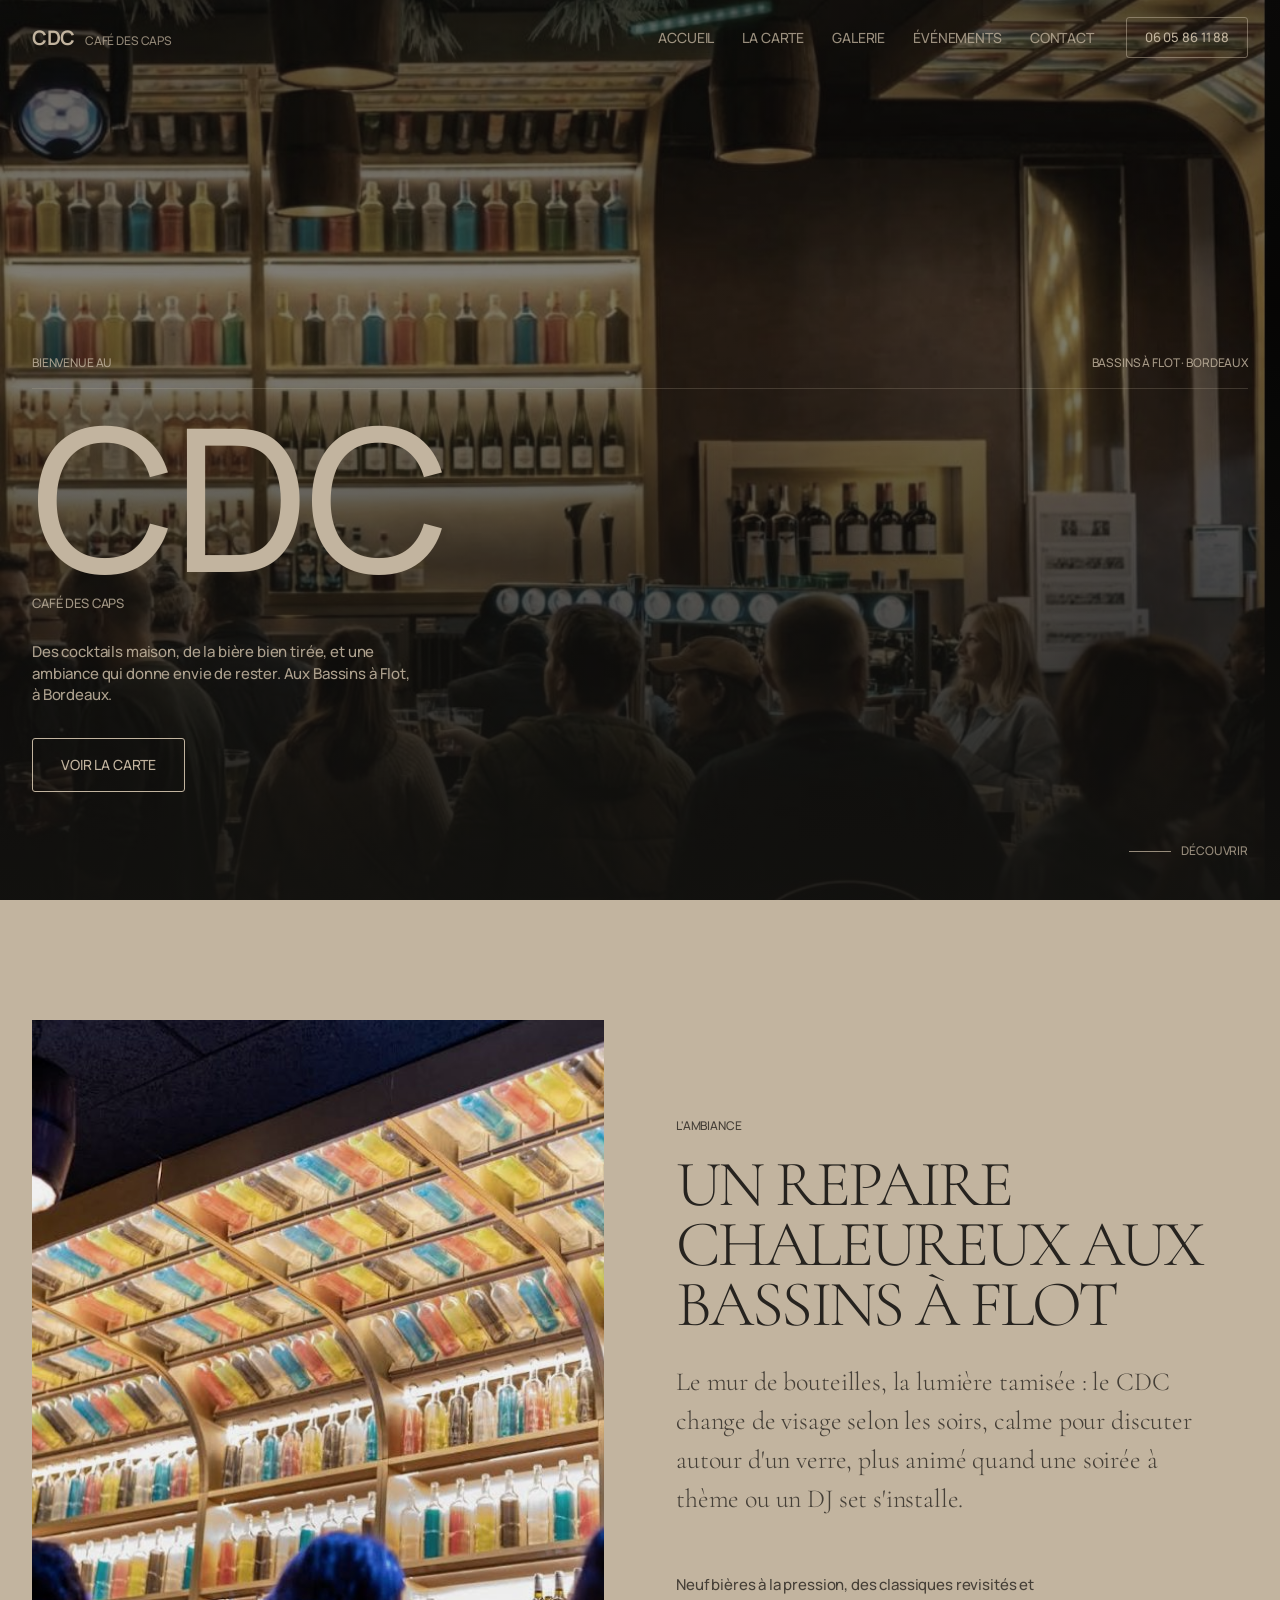
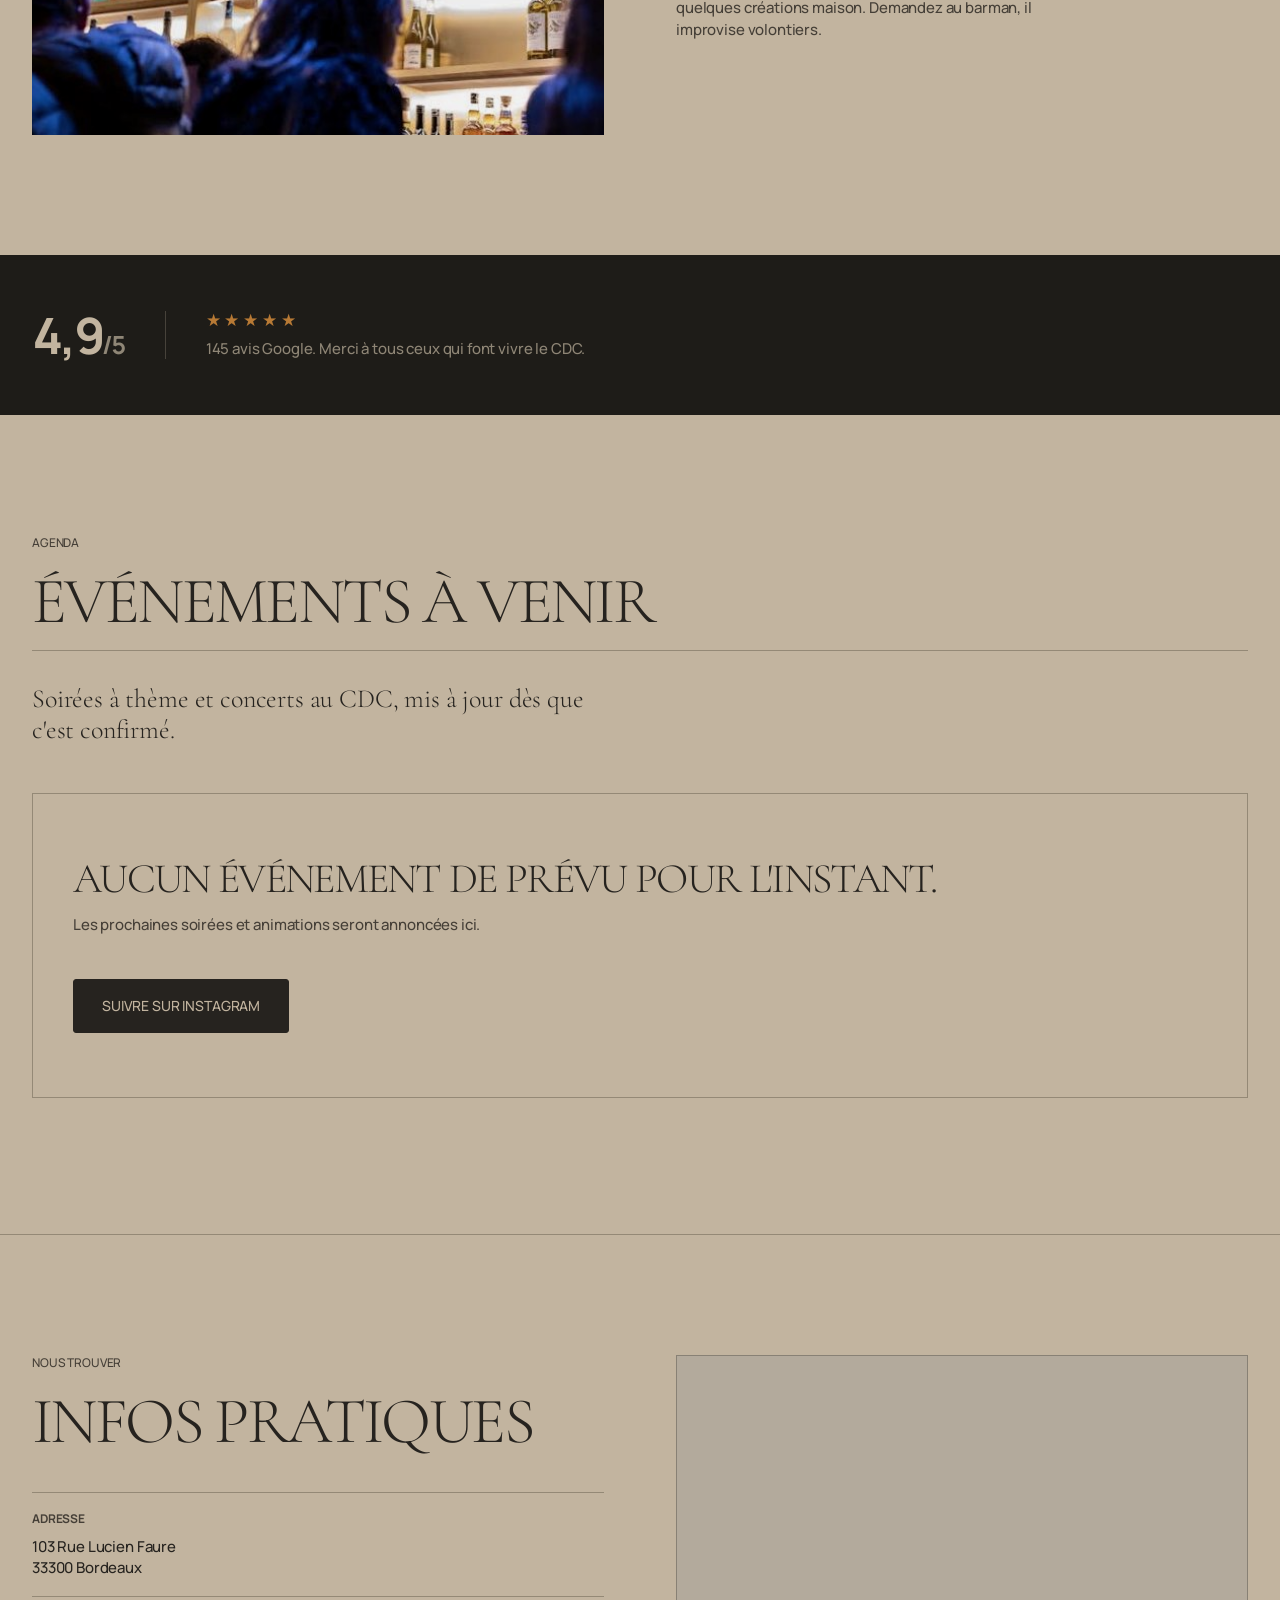
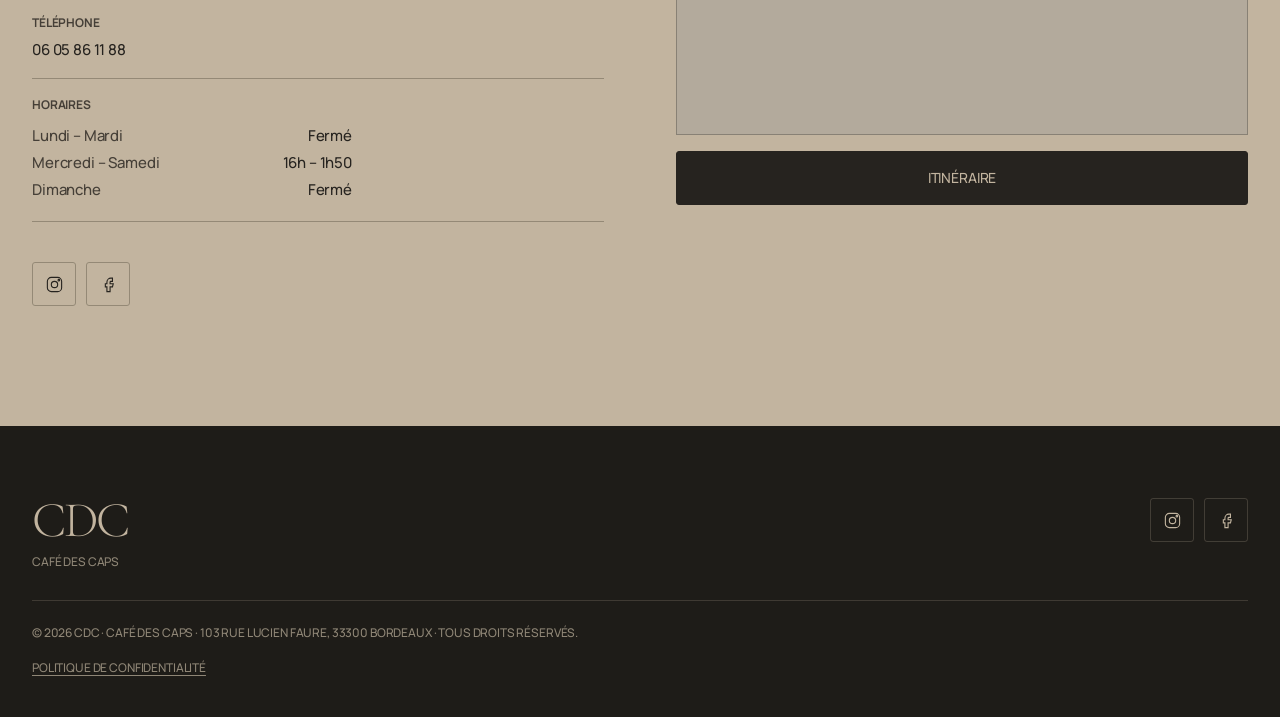
<file: index.html>
<!DOCTYPE html>
<html lang="fr">
<head>
<meta charset="UTF-8">
<meta name="viewport" content="width=device-width, initial-scale=1.0">
<title>CDC · Café des Caps | Bar à Bordeaux</title>
<meta name="description" content="CDC - Café des Caps : bar à cocktails et bières pression aux Bassins à Flot, à Bordeaux. Cocktails signature, large choix de bières. Noté 4,9/5 sur Google.">
<meta property="og:type" content="business.business">
<meta property="og:title" content="CDC · Café des Caps | Bar à Bordeaux">
<meta property="og:description" content="Cocktails signature, large choix de bières pression et ambiance conviviale, à deux pas de la Cité du Vin. Noté 4,9/5 sur Google (145 avis).">
<meta property="og:image" content="images/galerie/galerie-6.jpg">
<link rel="icon" href="data:image/svg+xml,%3Csvg xmlns='http://www.w3.org/2000/svg' viewBox='0 0 100 100'%3E%3Crect width='100' height='100' rx='4' fill='%23292622'/%3E%3Cpath d='M28 28h44l-18 22v20h10v6H36v-6h10V50L28 28z' fill='%23d49653'/%3E%3C/svg%3E">
<link rel="apple-touch-icon" href="images/apple-touch-icon.png">
<link rel="icon" type="image/png" sizes="32x32" href="images/favicon-32x32.png">
<link rel="icon" type="image/png" sizes="16x16" href="images/favicon-16x16.png">
<link rel="manifest" href="site.webmanifest">
<link rel="preconnect" href="https://fonts.googleapis.com">
<link rel="preconnect" href="https://fonts.gstatic.com" crossorigin>
<link href="https://fonts.googleapis.com/css2?family=Cormorant+Garamond:wght@300;400&amp;family=Manrope:wght@500;700&amp;display=swap" rel="stylesheet">
<link rel="stylesheet" href="css/style.css">
<script defer data-domain="achillebrnt.github.io" src="https://plausible.io/js/script.js"></script>
<script type="application/ld+json">
{
  "@context": "https://schema.org",
  "@type": "BarOrPub",
  "name": "CDC - Café des Caps",
  "image": "",
  "telephone": "+33605861188",
  "priceRange": "10-20 EUR",
  "address": {
    "@type": "PostalAddress",
    "streetAddress": "103 Rue Lucien Faure",
    "postalCode": "33300",
    "addressLocality": "Bordeaux",
    "addressCountry": "FR"
  },
  "sameAs": [
    "https://www.instagram.com/cdc_bar/",
    "https://www.facebook.com/profile.php?id=61588476899732"
  ],
  "openingHoursSpecification": [
    {
      "@type": "OpeningHoursSpecification",
      "dayOfWeek": ["Wednesday", "Thursday", "Friday", "Saturday"],
      "opens": "16:00",
      "closes": "01:50"
    }
  ],
  "aggregateRating": {
    "@type": "AggregateRating",
    "ratingValue": "4.9",
    "reviewCount": "145"
  }
}
</script>
</head>
<body class="has-hero">


<a class="skip-link" href="#contenu">Aller au contenu</a>

<header class="site-header" id="site-header">
  <div class="container header-inner">
    <a href="#accueil" class="logo">CDC<span class="logo-sub">Café des Caps</span></a>

    <nav class="main-nav" id="main-nav">
      <a href="#accueil">Accueil</a>
      <a href="carte.html">La carte</a>
      <a href="galerie.html">Galerie</a>
      <a href="#evenements">Événements</a>
      <a href="#contact">Contact</a>
    </nav>

    <a href="tel:+33605861188" class="btn btn-ghost header-call">06 05 86 11 88</a>

    <button class="nav-toggle" id="nav-toggle" aria-label="Ouvrir le menu" aria-expanded="false" aria-controls="main-nav">
      <span></span><span></span><span></span>
    </button>
  </div>
</header>

<main id="contenu">

  <!-- Hero -->
  <section id="accueil" class="hero on-dark">
    <div class="hero-bg" aria-hidden="true"></div>
    <div class="container hero-content">
      <div class="hero-meta">
        <span>Bienvenue au</span>
        <span>Bassins à Flot · Bordeaux</span>
      </div>
      <h1>CDC <span class="hero-sub">Café des Caps</span></h1>
      <p class="hero-tagline">Des cocktails maison, de la bière bien tirée, et une ambiance qui donne envie de rester. Aux Bassins à Flot, à Bordeaux.</p>
      <div class="hero-actions">
        <a href="carte.html" class="btn btn-primary">Voir la carte</a>
      </div>
    </div>
    <a href="#apropos" class="scroll-cue" aria-label="Découvrir la suite">Découvrir</a>
  </section>

  <!-- À propos / ambiance -->
  <section id="apropos" class="about">
    <div class="container about-grid">
      <div class="about-media">
        <img src="images/galerie/about.jpg" alt="Mur de bouteilles illuminé et clientèle au CDC" loading="lazy">
      </div>
      <div class="about-content">
        <p class="eyebrow">L'ambiance</p>
        <h2>Un repaire chaleureux aux Bassins à Flot</h2>
        <p class="section-intro">Le mur de bouteilles, la lumière tamisée : le CDC change de visage selon les soirs, calme pour discuter autour d'un verre, plus animé quand une soirée à thème ou un DJ set s'installe.</p>
        <p>Neuf bières à la pression, des classiques revisités et quelques créations maison. Demandez au barman, il improvise volontiers.</p>
      </div>
    </div>
  </section>

  <!-- Bandeau note Google -->
  <section class="stat-band on-dark">
    <div class="container stat-band-inner">
      <div class="stat-number"><span id="stat-count">4,9</span><span>/5</span></div>
      <div class="stat-text">
        <div class="stat-stars">★★★★★</div>
        <p>145 avis Google. Merci à tous ceux qui font vivre le CDC.</p>
      </div>
    </div>
  </section>

  <!-- Événements -->
  <section id="evenements" class="events">
    <div class="container">
      <p class="eyebrow">Agenda</p>
      <h2>Événements à venir</h2>
      <div class="divider" aria-hidden="true"><span></span><i></i><span></span></div>

      <div class="events-head">
        <p class="section-intro">Soirées à thème et concerts au CDC, mis à jour dès que c'est confirmé.</p>

        <div class="events-nav-group" hidden>
          <button type="button" class="events-nav events-prev" aria-label="Événement précédent">‹</button>
          <button type="button" class="events-nav events-next" aria-label="Événement suivant">›</button>
        </div>
      </div>

      <div class="events-list" id="events-list">
        <div class="events-empty">
          <p>Aucun événement de prévu pour l'instant.</p>
          <p>Les prochaines soirées et animations seront annoncées ici.</p>
          <a href="https://www.instagram.com/cdc_bar/" target="_blank" rel="noopener" class="btn btn-primary">Suivre sur Instagram</a>
        </div>
      </div>
    </div>
  </section>

  <!-- Contact / Localisation -->
  <section id="contact" class="location">
    <div class="container location-grid">
      <div class="location-info">
        <p class="eyebrow">Nous trouver</p>
        <h2>Infos pratiques</h2>

        <dl class="info-list">
          <div>
            <dt>Adresse</dt>
            <dd>103 Rue Lucien Faure<br>33300 Bordeaux</dd>
          </div>
          <div>
            <dt>Téléphone</dt>
            <dd><a href="tel:+33605861188">06 05 86 11 88</a></dd>
          </div>
          <div>
            <dt>Horaires</dt>
            <dd>
              <div class="hours-row"><span>Lundi – Mardi</span><span>Fermé</span></div>
              <div class="hours-row"><span>Mercredi – Samedi</span><span>16h – 1h50</span></div>
              <div class="hours-row"><span>Dimanche</span><span>Fermé</span></div>
            </dd>
          </div>
        </dl>

        <div class="social-links">
          <a href="https://www.instagram.com/cdc_bar/" target="_blank" rel="noopener" aria-label="Instagram">
            <svg viewBox="0 0 24 24" fill="none" stroke="currentColor" stroke-width="1.8"><rect x="3" y="3" width="18" height="18" rx="5"/><circle cx="12" cy="12" r="4"/><circle cx="17.5" cy="6.5" r="1"/></svg>
          </a>
          <a href="https://www.facebook.com/profile.php?id=61588476899732" target="_blank" rel="noopener" aria-label="Facebook">
            <svg viewBox="0 0 24 24" fill="none" stroke="currentColor" stroke-width="1.8"><path d="M15 8h2V4h-2a5 5 0 0 0-5 5v2H8v4h2v6h4v-6h3l1-4h-4V9a1 1 0 0 1 1-1z"/></svg>
          </a>
        </div>
      </div>

      <div class="location-map-col">
        <div class="location-map">
          <iframe
            src="https://www.google.com/maps?q=103+Rue+Lucien+Faure,+33300+Bordeaux&output=embed"
            width="100%" height="100%" style="border:0; min-height:320px;"
            allowfullscreen loading="lazy"
            referrerpolicy="no-referrer-when-downgrade"
            title="Localisation de CDC - Café des Caps">
          </iframe>
        </div>
        <a href="https://www.google.com/maps/search/?api=1&query=CDC+Caf%C3%A9+des+Caps+103+Rue+Lucien+Faure+33300+Bordeaux" target="_blank" rel="noopener" class="btn btn-primary location-directions">Itinéraire</a>
      </div>
    </div>
  </section>

</main>

<footer class="site-footer on-dark">
  <div class="container footer-inner">
    <div class="divider footer-divider" aria-hidden="true"><span></span><i></i><span></span></div>
    <p class="footer-logo">CDC <span>Café des Caps</span></p>
    <div class="social-links footer-social">
      <a href="https://www.instagram.com/cdc_bar/" target="_blank" rel="noopener" aria-label="Instagram">
        <svg viewBox="0 0 24 24" fill="none" stroke="currentColor" stroke-width="1.8"><rect x="3" y="3" width="18" height="18" rx="5"/><circle cx="12" cy="12" r="4"/><circle cx="17.5" cy="6.5" r="1"/></svg>
      </a>
      <a href="https://www.facebook.com/profile.php?id=61588476899732" target="_blank" rel="noopener" aria-label="Facebook">
        <svg viewBox="0 0 24 24" fill="none" stroke="currentColor" stroke-width="1.8"><path d="M15 8h2V4h-2a5 5 0 0 0-5 5v2H8v4h2v6h4v-6h3l1-4h-4V9a1 1 0 0 1 1-1z"/></svg>
      </a>
    </div>
    <p>© <span id="year"></span> CDC · Café des Caps · 103 Rue Lucien Faure, 33300 Bordeaux · Tous droits réservés.</p>
    <p class="footer-legal"><a href="confidentialite.html">Politique de confidentialité</a></p>
  </div>
</footer>

<div class="mobile-cta">
  <a href="tel:+33605861188" class="mobile-cta-btn">Appeler</a>
  <a href="https://www.google.com/maps/search/?api=1&query=CDC+Caf%C3%A9+des+Caps+103+Rue+Lucien+Faure+33300+Bordeaux" target="_blank" rel="noopener" class="mobile-cta-btn mobile-cta-primary">Itinéraire</a>
</div>

<script src="js/main.js"></script>
</body>
</html>
</file>
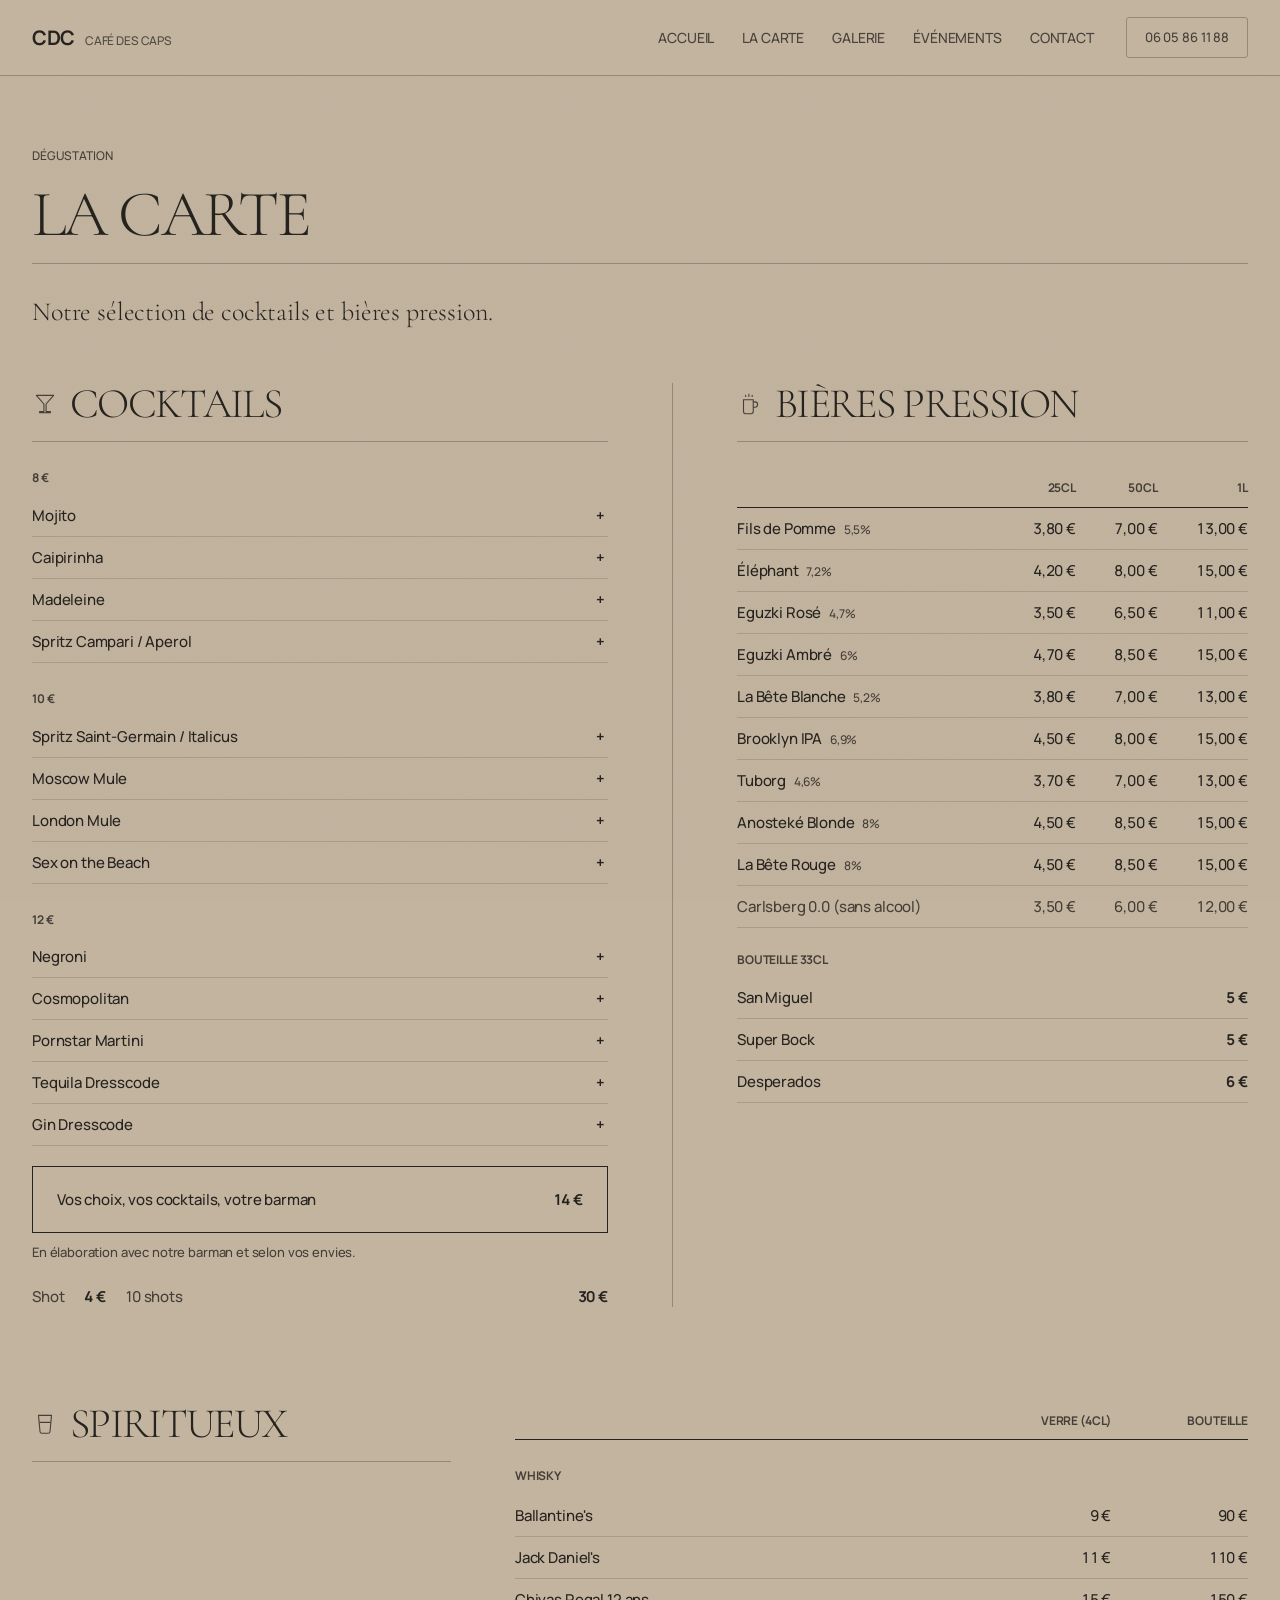
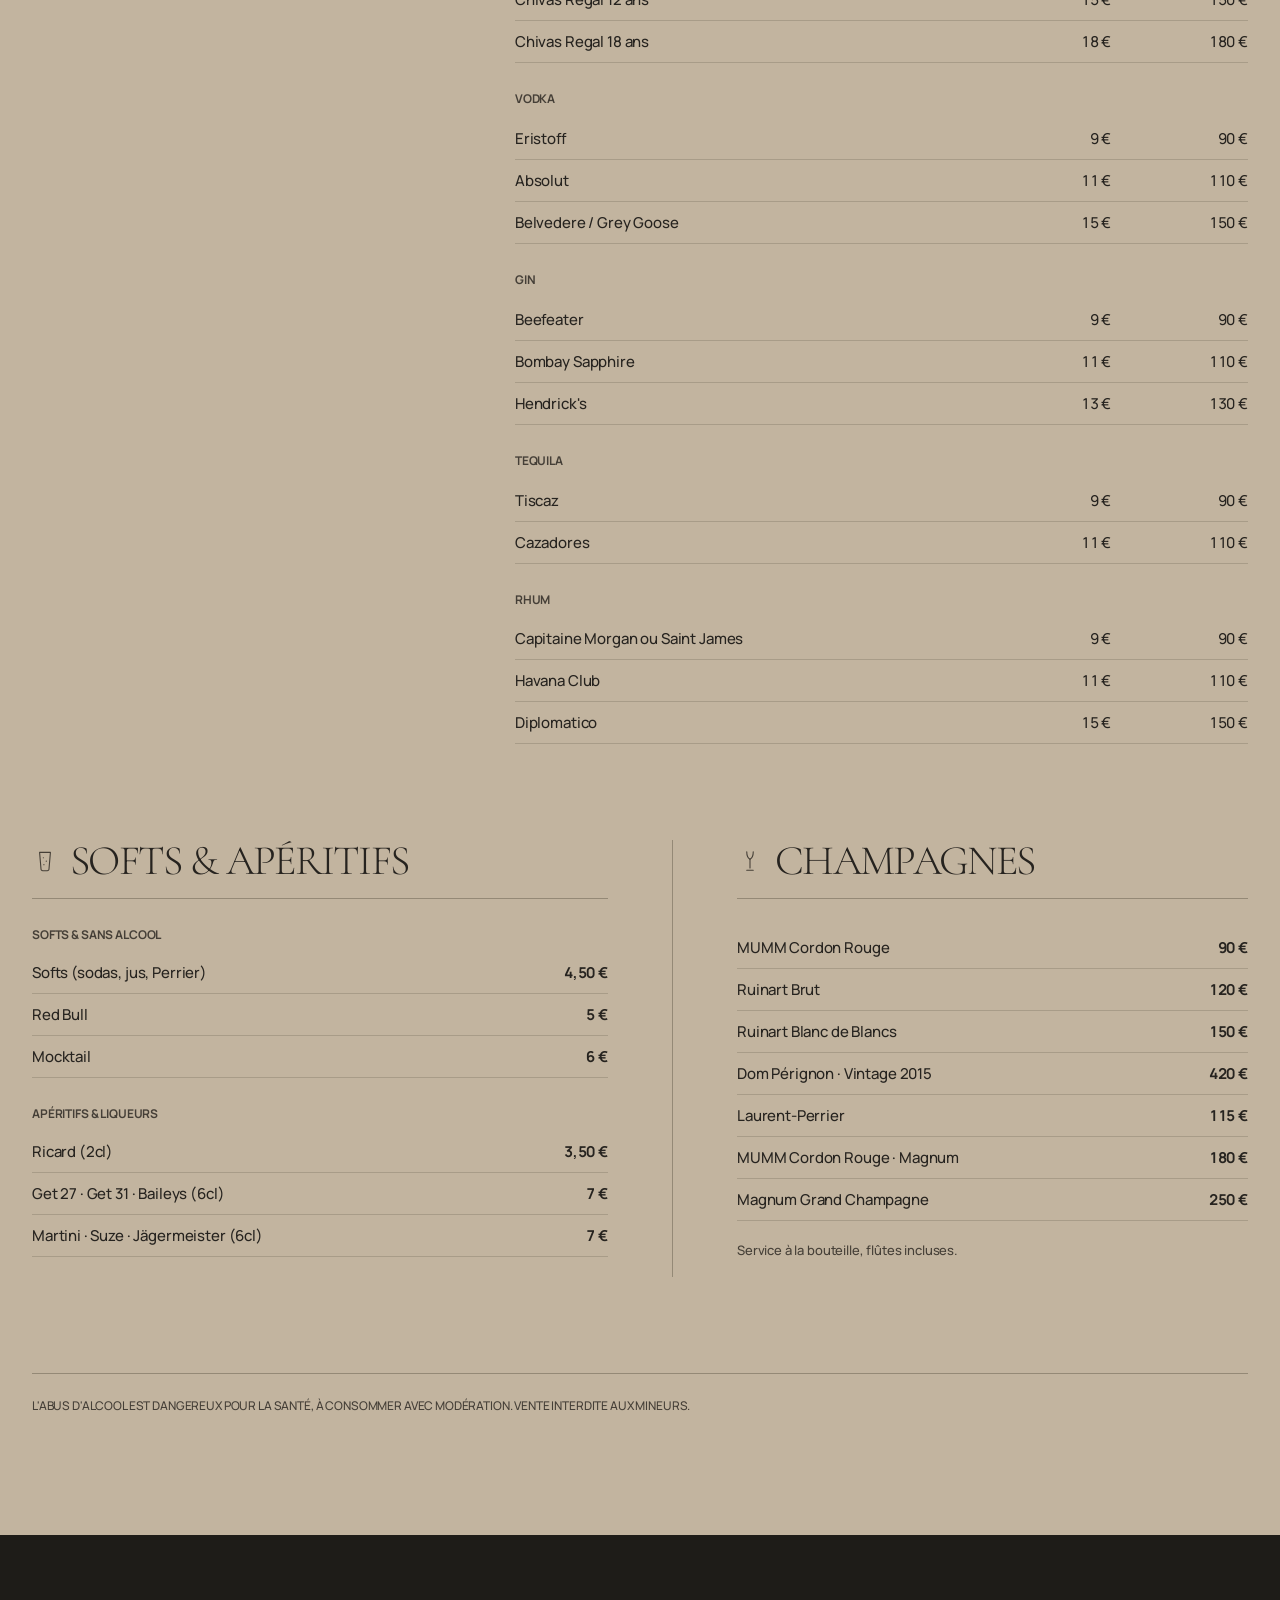
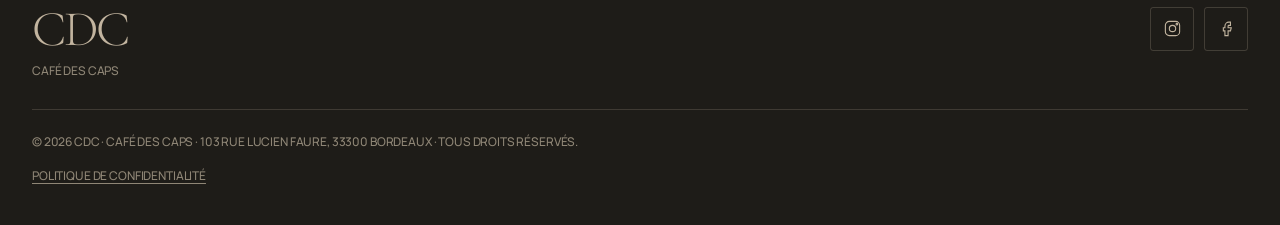
<file: carte.html>
<!DOCTYPE html>
<html lang="fr">
<head>
<meta charset="UTF-8">
<meta name="viewport" content="width=device-width, initial-scale=1.0">
<title>La carte · CDC Café des Caps | Bar à Bordeaux</title>
<meta name="description" content="La carte du CDC - Café des Caps à Bordeaux : cocktails signature, 9 bières pression et bouteilles, avec les prix.">
<meta property="og:type" content="business.business">
<meta property="og:title" content="La carte · CDC Café des Caps">
<meta property="og:description" content="Cocktails signature et large choix de bières pression, aux Bassins à Flot à Bordeaux.">
<meta property="og:image" content="images/galerie/galerie-4.jpg">
<link rel="icon" href="data:image/svg+xml,%3Csvg xmlns='http://www.w3.org/2000/svg' viewBox='0 0 100 100'%3E%3Crect width='100' height='100' rx='4' fill='%23292622'/%3E%3Cpath d='M28 28h44l-18 22v20h10v6H36v-6h10V50L28 28z' fill='%23d49653'/%3E%3C/svg%3E">
<link rel="apple-touch-icon" href="images/apple-touch-icon.png">
<link rel="icon" type="image/png" sizes="32x32" href="images/favicon-32x32.png">
<link rel="icon" type="image/png" sizes="16x16" href="images/favicon-16x16.png">
<link rel="manifest" href="site.webmanifest">
<link rel="preconnect" href="https://fonts.googleapis.com">
<link rel="preconnect" href="https://fonts.gstatic.com" crossorigin>
<link href="https://fonts.googleapis.com/css2?family=Cormorant+Garamond:wght@300;400&amp;family=Manrope:wght@500;700&amp;display=swap" rel="stylesheet">
<link rel="stylesheet" href="css/style.css">
<script defer data-domain="achillebrnt.github.io" src="https://plausible.io/js/script.js"></script>
</head>
<body>


<a class="skip-link" href="#contenu">Aller au contenu</a>

<header class="site-header" id="site-header">
  <div class="container header-inner">
    <a href="index.html#accueil" class="logo">CDC<span class="logo-sub">Café des Caps</span></a>

    <nav class="main-nav" id="main-nav">
      <a href="index.html#accueil">Accueil</a>
      <a href="carte.html">La carte</a>
      <a href="galerie.html">Galerie</a>
      <a href="index.html#evenements">Événements</a>
      <a href="index.html#contact">Contact</a>
    </nav>

    <a href="tel:+33605861188" class="btn btn-ghost header-call">06 05 86 11 88</a>

    <button class="nav-toggle" id="nav-toggle" aria-label="Ouvrir le menu" aria-expanded="false" aria-controls="main-nav">
      <span></span><span></span><span></span>
    </button>
  </div>
</header>

<main id="contenu">

  <!-- Carte / Menu -->
  <section id="carte" class="menu page-hero-section">
    <div class="container">
      <p class="eyebrow">Dégustation</p>
      <h2>La carte</h2>
      <div class="divider" aria-hidden="true"><span></span><i></i><span></span></div>
      <p class="section-intro">Notre sélection de cocktails et bières pression.</p>

      <div class="menu-grid">
        <div class="menu-category">
          <h3><svg class="menu-cat-icon" viewBox="0 0 24 24" fill="none" stroke="currentColor" stroke-width="1.8" aria-hidden="true"><path d="M4 4h16l-7 8v7h4v1H7v-1h4v-7L4 4z" stroke-linejoin="round" stroke-linecap="round"/></svg>Cocktails</h3>

          <p class="menu-subtitle">8 €</p>
          <ul class="menu-list">
            <li><details><summary><span class="menu-item-name">Mojito</span><span class="menu-dots"></span></summary><p class="menu-item-desc">Rhum blanc, citron vert, menthe fraîche, sucre de canne, eau gazeuse.</p></details></li>
            <li><details><summary><span class="menu-item-name">Caipirinha</span><span class="menu-dots"></span></summary><p class="menu-item-desc">Cachaça, citron vert et sucre de canne pilés, servis sur glace.</p></details></li>
            <li><details><summary><span class="menu-item-name">Madeleine</span><span class="menu-dots"></span></summary><p class="menu-item-desc">Notre création maison. Demandez au bar pour la découvrir.</p></details></li>
            <li><details><summary><span class="menu-item-name">Spritz Campari / Aperol</span><span class="menu-dots"></span></summary><p class="menu-item-desc">Prosecco, Campari ou Aperol, eau gazeuse et tranche d'orange.</p></details></li>
          </ul>

          <p class="menu-subtitle">10 €</p>
          <ul class="menu-list">
            <li><details><summary><span class="menu-item-name">Spritz Saint-Germain / Italicus</span><span class="menu-dots"></span></summary><p class="menu-item-desc">Prosecco, liqueur de sureau ou de bergamote, eau gazeuse et agrumes.</p></details></li>
            <li><details><summary><span class="menu-item-name">Moscow Mule</span><span class="menu-dots"></span></summary><p class="menu-item-desc">Vodka, ginger beer et citron vert, servi bien frais.</p></details></li>
            <li><details><summary><span class="menu-item-name">London Mule</span><span class="menu-dots"></span></summary><p class="menu-item-desc">Gin, ginger beer et citron vert : la variante gin du Moscow Mule.</p></details></li>
            <li><details><summary><span class="menu-item-name">Sex on the Beach</span><span class="menu-dots"></span></summary><p class="menu-item-desc">Vodka, liqueur de pêche, jus d'orange et de cranberry.</p></details></li>
          </ul>

          <p class="menu-subtitle">12 €</p>
          <ul class="menu-list">
            <li><details><summary><span class="menu-item-name">Negroni</span><span class="menu-dots"></span></summary><p class="menu-item-desc">Gin, Campari et vermouth rouge à parts égales, sur glace.</p></details></li>
            <li><details><summary><span class="menu-item-name">Cosmopolitan</span><span class="menu-dots"></span></summary><p class="menu-item-desc">Vodka, triple sec, jus de cranberry et un trait de citron vert.</p></details></li>
            <li><details><summary><span class="menu-item-name">Pornstar Martini</span><span class="menu-dots"></span></summary><p class="menu-item-desc">Vodka vanille, fruit de la passion, citron vert et prosecco à part.</p></details></li>
            <li><details><summary><span class="menu-item-name">Tequila Dresscode</span><span class="menu-dots"></span></summary><p class="menu-item-desc">Notre signature à base de tequila. Demandez au bar pour la découvrir.</p></details></li>
            <li><details><summary><span class="menu-item-name">Gin Dresscode</span><span class="menu-dots"></span></summary><p class="menu-item-desc">Notre signature à base de gin. Demandez au bar pour la découvrir.</p></details></li>
          </ul>

          <div class="menu-highlight">
            <span>Vos choix, vos cocktails, votre barman</span>
            <strong>14 €</strong>
          </div>
          <p class="menu-note">En élaboration avec notre barman et selon vos envies.</p>

          <div class="menu-shots">
            <span>Shot</span><strong>4 €</strong>
            <span>10 shots</span><strong>30 €</strong>
          </div>
        </div>

        <div class="menu-category">
          <h3><svg class="menu-cat-icon menu-cat-icon-beer" viewBox="0 0 24 24" fill="none" stroke="currentColor" stroke-width="1.8" aria-hidden="true"><path d="M6 8h9v11a2 2 0 0 1-2 2H8a2 2 0 0 1-2-2V8z"/><path d="M15 10h1.5a2.5 2.5 0 0 1 0 5H15"/><path d="M8 5V4M11 5V3M14 5V4" stroke-linecap="round"/></svg>Bières pression</h3>
          <table class="beer-table">
            <thead>
              <tr><th>&nbsp;</th><th>25cl</th><th>50cl</th><th>1L</th></tr>
            </thead>
            <tbody>
              <tr><td>Fils de Pomme <span class="beer-abv">5,5%</span></td><td>3,80 €</td><td>7,00 €</td><td>13,00 €</td></tr>
              <tr><td>Éléphant <span class="beer-abv">7,2%</span></td><td>4,20 €</td><td>8,00 €</td><td>15,00 €</td></tr>
              <tr><td>Eguzki Rosé <span class="beer-abv">4,7%</span></td><td>3,50 €</td><td>6,50 €</td><td>11,00 €</td></tr>
              <tr><td>Eguzki Ambré <span class="beer-abv">6%</span></td><td>4,70 €</td><td>8,50 €</td><td>15,00 €</td></tr>
              <tr><td>La Bête Blanche <span class="beer-abv">5,2%</span></td><td>3,80 €</td><td>7,00 €</td><td>13,00 €</td></tr>
              <tr><td>Brooklyn IPA <span class="beer-abv">6,9%</span></td><td>4,50 €</td><td>8,00 €</td><td>15,00 €</td></tr>
              <tr><td>Tuborg <span class="beer-abv">4,6%</span></td><td>3,70 €</td><td>7,00 €</td><td>13,00 €</td></tr>
              <tr><td>Anosteké Blonde <span class="beer-abv">8%</span></td><td>4,50 €</td><td>8,50 €</td><td>15,00 €</td></tr>
              <tr><td>La Bête Rouge <span class="beer-abv">8%</span></td><td>4,50 €</td><td>8,50 €</td><td>15,00 €</td></tr>
              <tr class="beer-table-alt"><td>Carlsberg 0.0 (sans alcool)</td><td>3,50 €</td><td>6,00 €</td><td>12,00 €</td></tr>
            </tbody>
          </table>

          <p class="menu-subtitle">Bouteille 33cl</p>
          <ul class="menu-list">
            <li><span class="menu-item-name">San Miguel</span><span class="menu-dots"></span><span class="menu-price">5 €</span></li>
            <li><span class="menu-item-name">Super Bock</span><span class="menu-dots"></span><span class="menu-price">5 €</span></li>
            <li><span class="menu-item-name">Desperados</span><span class="menu-dots"></span><span class="menu-price">6 €</span></li>
          </ul>
        </div>
      </div>

      <div class="menu-category menu-spirits">
        <h3><svg class="menu-cat-icon" viewBox="0 0 24 24" fill="none" stroke="currentColor" stroke-width="1.8" aria-hidden="true"><path d="M6 4h12l-1.4 15.2a1.6 1.6 0 0 1-1.6 1.4H9a1.6 1.6 0 0 1-1.6-1.4L6 4z" stroke-linejoin="round" stroke-linecap="round"/><path d="M7.3 10.5h9.4" stroke-linecap="round"/></svg>Spiritueux</h3>
        <table class="beer-table spirits-table">
          <thead>
            <tr><th>&nbsp;</th><th>Verre (4cl)</th><th>Bouteille</th></tr>
          </thead>
          <tbody>
            <tr class="menu-table-group"><td colspan="3">Whisky</td></tr>
            <tr><td>Ballantine's</td><td>9 €</td><td>90 €</td></tr>
            <tr><td>Jack Daniel's</td><td>11 €</td><td>110 €</td></tr>
            <tr><td>Chivas Regal 12 ans</td><td>15 €</td><td>150 €</td></tr>
            <tr><td>Chivas Regal 18 ans</td><td>18 €</td><td>180 €</td></tr>

            <tr class="menu-table-group"><td colspan="3">Vodka</td></tr>
            <tr><td>Eristoff</td><td>9 €</td><td>90 €</td></tr>
            <tr><td>Absolut</td><td>11 €</td><td>110 €</td></tr>
            <tr><td>Belvedere / Grey Goose</td><td>15 €</td><td>150 €</td></tr>

            <tr class="menu-table-group"><td colspan="3">Gin</td></tr>
            <tr><td>Beefeater</td><td>9 €</td><td>90 €</td></tr>
            <tr><td>Bombay Sapphire</td><td>11 €</td><td>110 €</td></tr>
            <tr><td>Hendrick's</td><td>13 €</td><td>130 €</td></tr>

            <tr class="menu-table-group"><td colspan="3">Tequila</td></tr>
            <tr><td>Tiscaz</td><td>9 €</td><td>90 €</td></tr>
            <tr><td>Cazadores</td><td>11 €</td><td>110 €</td></tr>

            <tr class="menu-table-group"><td colspan="3">Rhum</td></tr>
            <tr><td>Capitaine Morgan ou Saint James</td><td>9 €</td><td>90 €</td></tr>
            <tr><td>Havana Club</td><td>11 €</td><td>110 €</td></tr>
            <tr><td>Diplomatico</td><td>15 €</td><td>150 €</td></tr>
          </tbody>
        </table>
      </div>

      <div class="menu-grid menu-grid-secondary">
        <div class="menu-category">
          <h3><svg class="menu-cat-icon" viewBox="0 0 24 24" fill="none" stroke="currentColor" stroke-width="1.8" aria-hidden="true"><path d="M7 4h10l-1.3 15.3A1.6 1.6 0 0 1 14.1 21H9.9a1.6 1.6 0 0 1-1.6-1.7L7 4z" stroke-linejoin="round" stroke-linecap="round"/><circle cx="10.5" cy="9" r=".55" fill="currentColor" stroke="none"/><circle cx="13.2" cy="12.2" r=".55" fill="currentColor" stroke="none"/><circle cx="11" cy="15.4" r=".55" fill="currentColor" stroke="none"/></svg>Softs &amp; apéritifs</h3>

          <p class="menu-subtitle">Softs &amp; sans alcool</p>
          <ul class="menu-list">
            <li><span class="menu-item-name">Softs (sodas, jus, Perrier)</span><span class="menu-dots"></span><span class="menu-price">4,50 €</span></li>
            <li><span class="menu-item-name">Red Bull</span><span class="menu-dots"></span><span class="menu-price">5 €</span></li>
            <li><span class="menu-item-name">Mocktail</span><span class="menu-dots"></span><span class="menu-price">6 €</span></li>
          </ul>

          <p class="menu-subtitle">Apéritifs &amp; liqueurs</p>
          <ul class="menu-list">
            <li><span class="menu-item-name">Ricard (2cl)</span><span class="menu-dots"></span><span class="menu-price">3,50 €</span></li>
            <li><span class="menu-item-name">Get 27 · Get 31 · Baileys (6cl)</span><span class="menu-dots"></span><span class="menu-price">7 €</span></li>
            <li><span class="menu-item-name">Martini · Suze · Jägermeister (6cl)</span><span class="menu-dots"></span><span class="menu-price">7 €</span></li>
          </ul>
        </div>

        <div class="menu-category">
          <h3><svg class="menu-cat-icon" viewBox="0 0 24 24" fill="none" stroke="currentColor" stroke-width="1.8" aria-hidden="true"><path d="M9 3.5c0 3 1.2 6 3 6.8 1.8-.8 3-3.8 3-6.8" stroke-linecap="round" stroke-linejoin="round"/><path d="M12 10.3v8.2" stroke-linecap="round"/><path d="M9 20.5h6" stroke-linecap="round"/></svg>Champagnes</h3>
          <ul class="menu-list">
            <li><span class="menu-item-name">MUMM Cordon Rouge</span><span class="menu-dots"></span><span class="menu-price">90 €</span></li>
            <li><span class="menu-item-name">Ruinart Brut</span><span class="menu-dots"></span><span class="menu-price">120 €</span></li>
            <li><span class="menu-item-name">Ruinart Blanc de Blancs</span><span class="menu-dots"></span><span class="menu-price">150 €</span></li>
            <li><span class="menu-item-name">Dom Pérignon · Vintage 2015</span><span class="menu-dots"></span><span class="menu-price">420 €</span></li>
            <li><span class="menu-item-name">Laurent-Perrier</span><span class="menu-dots"></span><span class="menu-price">115 €</span></li>
            <li><span class="menu-item-name">MUMM Cordon Rouge · Magnum</span><span class="menu-dots"></span><span class="menu-price">180 €</span></li>
            <li><span class="menu-item-name">Magnum Grand Champagne</span><span class="menu-dots"></span><span class="menu-price">250 €</span></li>
          </ul>
          <p class="menu-note">Service à la bouteille, flûtes incluses.</p>
        </div>
      </div>

      <p class="menu-legal">L'abus d'alcool est dangereux pour la santé, à consommer avec modération. Vente interdite aux mineurs.</p>
    </div>
  </section>

</main>

<footer class="site-footer on-dark">
  <div class="container footer-inner">
    <div class="divider footer-divider" aria-hidden="true"><span></span><i></i><span></span></div>
    <p class="footer-logo">CDC <span>Café des Caps</span></p>
    <div class="social-links footer-social">
      <a href="https://www.instagram.com/cdc_bar/" target="_blank" rel="noopener" aria-label="Instagram">
        <svg viewBox="0 0 24 24" fill="none" stroke="currentColor" stroke-width="1.8"><rect x="3" y="3" width="18" height="18" rx="5"/><circle cx="12" cy="12" r="4"/><circle cx="17.5" cy="6.5" r="1"/></svg>
      </a>
      <a href="https://www.facebook.com/profile.php?id=61588476899732" target="_blank" rel="noopener" aria-label="Facebook">
        <svg viewBox="0 0 24 24" fill="none" stroke="currentColor" stroke-width="1.8"><path d="M15 8h2V4h-2a5 5 0 0 0-5 5v2H8v4h2v6h4v-6h3l1-4h-4V9a1 1 0 0 1 1-1z"/></svg>
      </a>
    </div>
    <p>© <span id="year"></span> CDC · Café des Caps · 103 Rue Lucien Faure, 33300 Bordeaux · Tous droits réservés.</p>
    <p class="footer-legal"><a href="confidentialite.html">Politique de confidentialité</a></p>
  </div>
</footer>

<div class="mobile-cta">
  <a href="tel:+33605861188" class="mobile-cta-btn">Appeler</a>
  <a href="https://www.google.com/maps/search/?api=1&query=CDC+Caf%C3%A9+des+Caps+103+Rue+Lucien+Faure+33300+Bordeaux" target="_blank" rel="noopener" class="mobile-cta-btn mobile-cta-primary">Itinéraire</a>
</div>

<script src="js/main.js"></script>
</body>
</html>
</file>
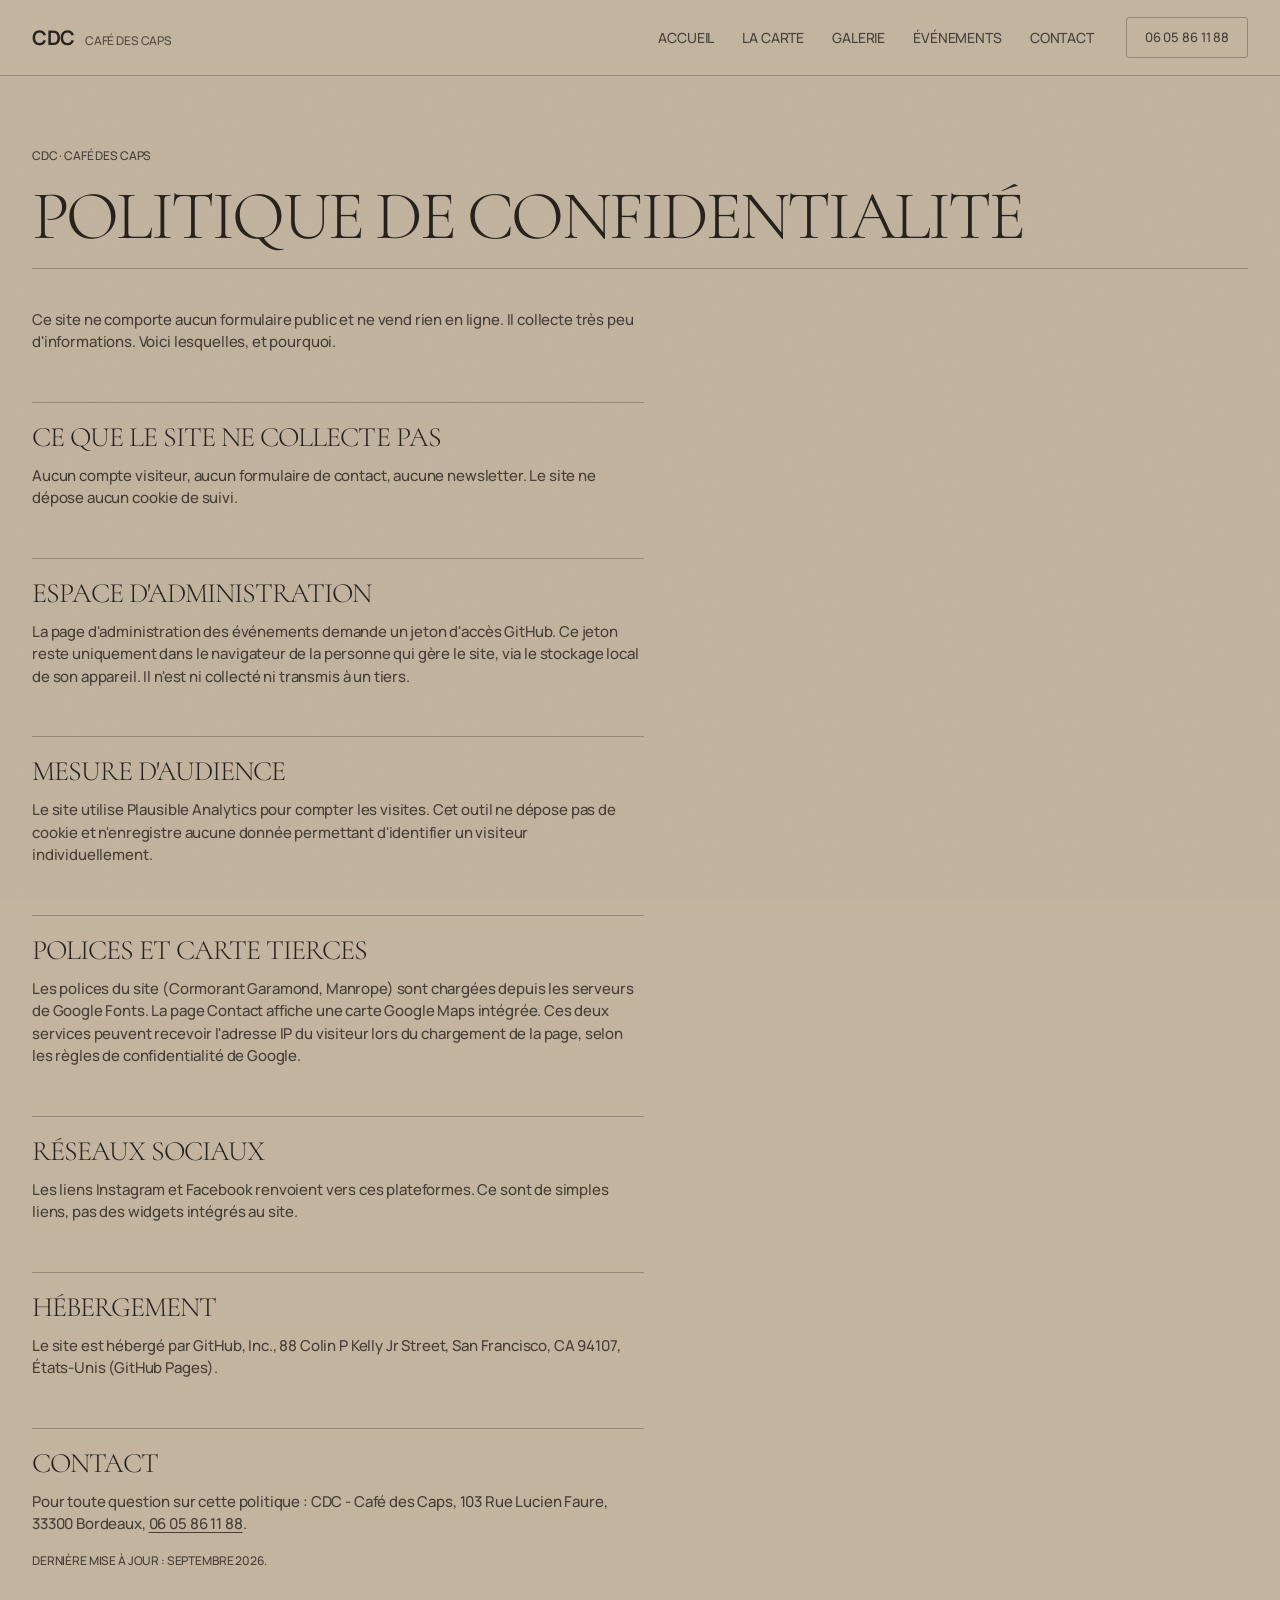
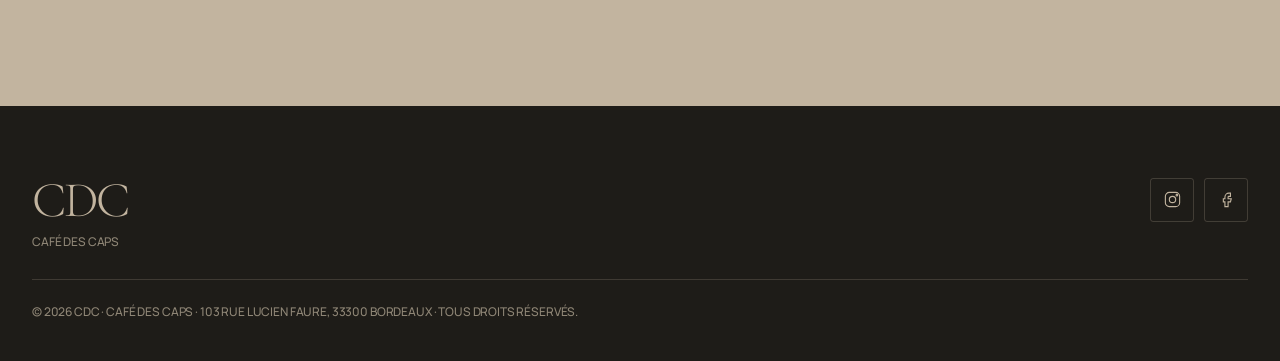
<file: confidentialite.html>
<!DOCTYPE html>
<html lang="fr">
<head>
<meta charset="UTF-8">
<meta name="viewport" content="width=device-width, initial-scale=1.0">
<title>Politique de confidentialité · CDC Café des Caps</title>
<meta name="description" content="Politique de confidentialité du site du CDC - Café des Caps : données collectées, cookies, polices et carte tierces, mesure d'audience.">
<link rel="icon" href="data:image/svg+xml,%3Csvg xmlns='http://www.w3.org/2000/svg' viewBox='0 0 100 100'%3E%3Crect width='100' height='100' rx='4' fill='%23292622'/%3E%3Cpath d='M28 28h44l-18 22v20h10v6H36v-6h10V50L28 28z' fill='%23d49653'/%3E%3C/svg%3E">
<link rel="apple-touch-icon" href="images/apple-touch-icon.png">
<link rel="icon" type="image/png" sizes="32x32" href="images/favicon-32x32.png">
<link rel="icon" type="image/png" sizes="16x16" href="images/favicon-16x16.png">
<link rel="manifest" href="site.webmanifest">
<link rel="preconnect" href="https://fonts.googleapis.com">
<link rel="preconnect" href="https://fonts.gstatic.com" crossorigin>
<link href="https://fonts.googleapis.com/css2?family=Cormorant+Garamond:wght@300;400&amp;family=Manrope:wght@500;700&amp;display=swap" rel="stylesheet">
<link rel="stylesheet" href="css/style.css">
</head>
<body>


<a class="skip-link" href="#contenu">Aller au contenu</a>

<header class="site-header" id="site-header">
  <div class="container header-inner">
    <a href="index.html#accueil" class="logo">CDC<span class="logo-sub">Café des Caps</span></a>

    <nav class="main-nav" id="main-nav">
      <a href="index.html#accueil">Accueil</a>
      <a href="carte.html">La carte</a>
      <a href="galerie.html">Galerie</a>
      <a href="index.html#evenements">Événements</a>
      <a href="index.html#contact">Contact</a>
    </nav>

    <a href="tel:+33605861188" class="btn btn-ghost header-call">06 05 86 11 88</a>

    <button class="nav-toggle" id="nav-toggle" aria-label="Ouvrir le menu" aria-expanded="false" aria-controls="main-nav">
      <span></span><span></span><span></span>
    </button>
  </div>
</header>

<main id="contenu">
  <section class="legal-page page-hero-section">
    <div class="container">
      <p class="eyebrow">CDC · Café des Caps</p>
      <h1>Politique de confidentialité</h1>
      <div class="divider" aria-hidden="true"><span></span><i></i><span></span></div>

      <div class="legal-content">
        <p>Ce site ne comporte aucun formulaire public et ne vend rien en ligne. Il collecte très peu d'informations. Voici lesquelles, et pourquoi.</p>

        <h2>Ce que le site ne collecte pas</h2>
        <p>Aucun compte visiteur, aucun formulaire de contact, aucune newsletter. Le site ne dépose aucun cookie de suivi.</p>

        <h2>Espace d'administration</h2>
        <p>La page d'administration des événements demande un jeton d'accès GitHub. Ce jeton reste uniquement dans le navigateur de la personne qui gère le site, via le stockage local de son appareil. Il n'est ni collecté ni transmis à un tiers.</p>

        <h2>Mesure d'audience</h2>
        <p>Le site utilise Plausible Analytics pour compter les visites. Cet outil ne dépose pas de cookie et n'enregistre aucune donnée permettant d'identifier un visiteur individuellement.</p>

        <h2>Polices et carte tierces</h2>
        <p>Les polices du site (Cormorant Garamond, Manrope) sont chargées depuis les serveurs de Google Fonts. La page Contact affiche une carte Google Maps intégrée. Ces deux services peuvent recevoir l'adresse IP du visiteur lors du chargement de la page, selon les règles de confidentialité de Google.</p>

        <h2>Réseaux sociaux</h2>
        <p>Les liens Instagram et Facebook renvoient vers ces plateformes. Ce sont de simples liens, pas des widgets intégrés au site.</p>

        <h2>Hébergement</h2>
        <p>Le site est hébergé par GitHub, Inc., 88 Colin P Kelly Jr Street, San Francisco, CA 94107, États-Unis (GitHub Pages).</p>

        <h2>Contact</h2>
        <p>Pour toute question sur cette politique : CDC - Café des Caps, 103 Rue Lucien Faure, 33300 Bordeaux, <a href="tel:+33605861188">06 05 86 11 88</a>.</p>

        <p class="legal-updated">Dernière mise à jour : septembre 2026.</p>
      </div>
    </div>
  </section>
</main>

<footer class="site-footer on-dark">
  <div class="container footer-inner">
    <div class="divider footer-divider" aria-hidden="true"><span></span><i></i><span></span></div>
    <p class="footer-logo">CDC <span>Café des Caps</span></p>
    <div class="social-links footer-social">
      <a href="https://www.instagram.com/cdc_bar/" target="_blank" rel="noopener" aria-label="Instagram">
        <svg viewBox="0 0 24 24" fill="none" stroke="currentColor" stroke-width="1.8"><rect x="3" y="3" width="18" height="18" rx="5"/><circle cx="12" cy="12" r="4"/><circle cx="17.5" cy="6.5" r="1"/></svg>
      </a>
      <a href="https://www.facebook.com/profile.php?id=61588476899732" target="_blank" rel="noopener" aria-label="Facebook">
        <svg viewBox="0 0 24 24" fill="none" stroke="currentColor" stroke-width="1.8"><path d="M15 8h2V4h-2a5 5 0 0 0-5 5v2H8v4h2v6h4v-6h3l1-4h-4V9a1 1 0 0 1 1-1z"/></svg>
      </a>
    </div>
    <p>© <span id="year"></span> CDC · Café des Caps · 103 Rue Lucien Faure, 33300 Bordeaux · Tous droits réservés.</p>
  </div>
</footer>

<div class="mobile-cta">
  <a href="tel:+33605861188" class="mobile-cta-btn">Appeler</a>
  <a href="https://www.google.com/maps/search/?api=1&query=CDC+Caf%C3%A9+des+Caps+103+Rue+Lucien+Faure+33300+Bordeaux" target="_blank" rel="noopener" class="mobile-cta-btn mobile-cta-primary">Itinéraire</a>
</div>

<script src="js/main.js"></script>
</body>
</html>
</file>
<file: css/style.css>
/* ============================================================
   CDC · Café des Caps
   Toile parchemin, une seule touche safran, géométrie nette,
   filets de 1px, aucune ombre, aucun dégradé décoratif.
   ============================================================ */

:root {
  /* Couleurs */
  --color-parchment:      #c2b49f;
  --color-linen:          #b4a691;
  --color-warm-stone:     #948976;
  --color-walnut:         #8f8676;
  --color-espresso:       #453f37;
  --color-onyx-warm:      #26231f;
  --color-midnight-roast: #1e1c18;
  --color-saffron-glow:   #b87a35;

  /* Rôles (redéfinis sur fond sombre par .on-dark) */
  --surface:   var(--color-parchment);
  --text:      var(--color-onyx-warm);
  --text-soft: var(--color-espresso);
  --rule:      var(--color-warm-stone);

  /* Typographie */
  --font-display: 'Cormorant Garamond', Garamond, 'Times New Roman', serif;
  --font-ui: 'Manrope', 'Helvetica Neue', Helvetica, Arial, sans-serif;

  --text-micro: 12px;
  --text-caption: 13px;
  --text-body: 15px;
  --text-body-lg: clamp(1.15rem, 2.2vw, 1.625rem);
  --text-subheading: clamp(1.6rem, 4.2vw, 2.625rem);
  --text-heading-sm: clamp(1.9rem, 5vw, 3.125rem);
  --text-heading: clamp(2.15rem, 6.2vw, 4.0625rem);
  --text-heading-lg: clamp(2.4rem, 7vw, 4.3125rem);
  --text-display: clamp(2.9rem, 11vw, 7.1875rem);
  --text-wordmark: clamp(4.2rem, 20vw, 12.4375rem);

  /* Géométrie */
  --radius: 3px;
  --header-h: 76px;
  --page-max: 1320px;
  --section-gap: 120px;
  --ease: cubic-bezier(.25, .46, .45, .94);
}

/* ============ Base ============ */
* { box-sizing: border-box; }
[hidden] { display: none !important; }
html { scroll-behavior: smooth; }

body {
  margin: 0;
  background: var(--surface);
  color: var(--text);
  font-family: var(--font-ui);
  font-weight: 500;
  font-size: var(--text-body);
  line-height: 1.4;
  letter-spacing: -.01em;
  -webkit-font-smoothing: antialiased;
}

/* Grain de papier, très léger : le parchemin doit sembler imprimé */
body::before {
  content: "";
  position: fixed;
  inset: 0;
  z-index: -1;
  opacity: .045;
  mix-blend-mode: multiply;
  pointer-events: none;
  background-image: url("data:image/svg+xml,%3Csvg xmlns='http://www.w3.org/2000/svg' width='120' height='120'%3E%3Cfilter id='n'%3E%3CfeTurbulence type='fractalNoise' baseFrequency='0.85' numOctaves='2' stitchTiles='stitch'/%3E%3C/filter%3E%3Crect width='100%25' height='100%25' filter='url(%23n)'/%3E%3C/svg%3E");
}

img, svg { max-width: 100%; }
a { color: inherit; }

p { margin: 0 0 1rem; }
p:last-child { margin-bottom: 0; }

:focus-visible { outline: 2px solid var(--color-onyx-warm); outline-offset: 3px; }
.on-dark :focus-visible, .on-dark:focus-visible { outline-color: var(--color-parchment); }

.container {
  width: 100%;
  max-width: var(--page-max);
  margin: 0 auto;
  padding: 0 32px;
}

section { padding: var(--section-gap) 0; }
.page-hero-section { padding-top: calc(var(--header-h) + 72px); }

.skip-link {
  position: absolute;
  left: -999px;
  top: 0;
  background: var(--color-onyx-warm);
  color: var(--color-parchment);
  padding: 12px 20px;
  z-index: 300;
  text-decoration: none;
  font-size: var(--text-caption);
  text-transform: uppercase;
}
.skip-link:focus { left: 16px; top: 16px; }

/* Surfaces sombres : on inverse les rôles de couleur */
.on-dark {
  --surface: var(--color-midnight-roast);
  --text: var(--color-parchment);
  --text-soft: var(--color-walnut);
  --rule: rgba(194, 180, 159, .22);
  color: var(--text);
}

/* ============ Typographie ============ */
h1, h2 {
  font-family: var(--font-display);
  font-weight: 300;
  text-transform: uppercase;
  color: var(--text);
  margin: 0 0 .28em;
}
h1 { font-size: var(--text-heading-lg); line-height: .92; letter-spacing: -.04em; }
h2 { font-size: var(--text-heading); line-height: .92; letter-spacing: -.04em; }
h3 { margin: 0 0 .6em; color: var(--text); }

.eyebrow {
  font-size: var(--text-micro);
  font-weight: 500;
  text-transform: uppercase;
  letter-spacing: -.012em;
  color: var(--text-soft);
  margin: 0 0 20px;
}

.section-intro {
  max-width: 46ch;
  font-size: var(--text-body-lg);
  font-family: var(--font-display);
  font-weight: 300;
  line-height: 1.2;
  letter-spacing: -.006em;
  color: var(--text);
  margin: 0 0 56px;
  text-transform: none;
}

/* Filet éditorial : remplace l'ancien ornement losange */
.divider {
  display: block;
  height: 1px;
  background: var(--rule);
  margin: 0 0 32px;
}
.divider > * { display: none; }

/* ============ Boutons ============ */
.btn {
  display: inline-block;
  padding: 19px 28px;
  border: 1px solid var(--color-onyx-warm);
  border-radius: var(--radius);
  background: transparent;
  color: var(--color-onyx-warm);
  font-family: var(--font-ui);
  font-weight: 500;
  font-size: 14px;
  line-height: 1;
  letter-spacing: -.01em;
  text-transform: uppercase;
  text-decoration: none;
  cursor: pointer;
  transition: background .4s var(--ease), color .4s var(--ease), border-color .4s var(--ease);
}
.btn-primary { background: var(--color-onyx-warm); color: var(--color-parchment); }
.btn-primary:hover { background: var(--color-midnight-roast); border-color: var(--color-midnight-roast); }
.btn-outline:hover { background: var(--color-onyx-warm); color: var(--color-parchment); }
.btn-ghost {
  padding: 13px 18px;
  font-size: var(--text-caption);
  border-color: var(--rule);
  color: var(--text-soft);
}
.btn-ghost:hover { border-color: var(--text); color: var(--text); }

/* Sur photo sombre, tout passe en contour parchemin */
.on-dark .btn,
.on-dark .btn-primary {
  background: transparent;
  border-color: var(--color-parchment);
  color: var(--color-parchment);
}
.on-dark .btn:hover,
.on-dark .btn-primary:hover {
  background: var(--color-parchment);
  color: var(--color-onyx-warm);
}

/* ============ En-tête ============ */
.site-header {
  position: fixed;
  top: 0; left: 0; right: 0;
  height: var(--header-h);
  z-index: 100;
  background: var(--color-parchment);
  border-bottom: 1px solid var(--color-warm-stone);
  transition: background .4s var(--ease), border-color .4s var(--ease), color .4s var(--ease);
}
body.has-hero .site-header.is-nav-open,
body.has-hero .site-header.is-nav-open:not(.is-scrolled) {
  background: var(--color-parchment);
  border-bottom-color: var(--color-warm-stone);
  color: var(--color-onyx-warm);
  --text: var(--color-onyx-warm);
  --text-soft: var(--color-espresso);
  --rule: var(--color-warm-stone);
}
body.has-hero .site-header:not(.is-scrolled) {
  background: transparent;
  border-bottom-color: transparent;
  --surface: transparent;
  --text: var(--color-parchment);
  --text-soft: var(--color-parchment);
  --rule: rgba(194, 180, 159, .45);
  color: var(--color-parchment);
}
.header-inner {
  height: 100%;
  display: flex;
  align-items: center;
  gap: 32px;
}

.logo {
  display: flex;
  align-items: baseline;
  gap: 10px;
  text-decoration: none;
  color: inherit;
  white-space: nowrap;
  font-family: var(--font-ui);
  font-weight: 700;
  font-size: 20px;
  letter-spacing: -.02em;
  text-transform: uppercase;
}
.logo-sub {
  font-weight: 500;
  font-size: var(--text-micro);
  letter-spacing: -.012em;
  opacity: .72;
}

.main-nav { display: flex; gap: 28px; margin-left: auto; }
.main-nav a {
  text-decoration: none;
  color: inherit;
  font-size: 14px;
  font-weight: 500;
  letter-spacing: -.01em;
  text-transform: uppercase;
  opacity: .78;
  transition: opacity .4s var(--ease);
}
.main-nav a:hover { opacity: 1; text-decoration: underline; text-underline-offset: 7px; }

.header-call { flex-shrink: 0; }
body.has-hero .site-header:not(.is-scrolled) .header-call {
  border-color: rgba(194, 180, 159, .5);
  color: var(--color-parchment);
}

.nav-toggle {
  display: none;
  flex-direction: column;
  justify-content: center;
  gap: 5px;
  width: 42px;
  height: 42px;
  background: none;
  border: 1px solid currentColor;
  border-radius: var(--radius);
  color: inherit;
  cursor: pointer;
  opacity: .7;
}
.nav-toggle span {
  display: block;
  width: 18px;
  height: 1px;
  margin: 0 auto;
  background: currentColor;
  transition: transform .3s var(--ease), opacity .3s var(--ease);
}
.nav-toggle[aria-expanded="true"] span:nth-child(1) { transform: translateY(6px) rotate(45deg); }
.nav-toggle[aria-expanded="true"] span:nth-child(2) { opacity: 0; }
.nav-toggle[aria-expanded="true"] span:nth-child(3) { transform: translateY(-6px) rotate(-45deg); }

/* ============ Hero ============ */
.hero {
  position: relative;
  min-height: 100svh;
  display: flex;
  align-items: flex-end;
  padding: calc(var(--header-h) + 40px) 0 108px;
  overflow: hidden;
  background: var(--color-midnight-roast);
}
.hero-bg {
  position: absolute;
  inset: 0;
  z-index: 0;
  background-image: url("../images/galerie/galerie-3.jpg");
  background-size: cover;
  background-position: center 32%;
  filter: saturate(.58) contrast(1.05) brightness(.78) sepia(.12);
}
.hero-bg::after {
  content: "";
  position: absolute;
  inset: 0;
  background: linear-gradient(180deg, rgba(30,28,24,.6) 0%, rgba(30,28,24,.42) 34%, rgba(30,28,24,.9) 100%);
}
.hero-content { position: relative; z-index: 2; }

.hero-meta {
  display: flex;
  justify-content: space-between;
  align-items: baseline;
  gap: 16px;
  flex-wrap: wrap;
  padding-bottom: 16px;
  border-bottom: 1px solid var(--rule);
  margin-bottom: 28px;
}
.hero-meta span {
  font-size: var(--text-micro);
  font-weight: 500;
  text-transform: uppercase;
  letter-spacing: -.012em;
  color: var(--color-parchment);
  opacity: .82;
}

.hero h1 {
  font-family: var(--font-ui);
  font-weight: 500;
  font-size: var(--text-wordmark);
  line-height: .8;
  letter-spacing: -.016em;
  margin: 0;
  color: var(--color-parchment);
}
.hero-sub {
  display: block;
  margin-top: 22px;
  font-family: var(--font-ui);
  font-size: var(--text-caption);
  font-weight: 500;
  letter-spacing: -.011em;
  text-transform: uppercase;
  color: var(--color-parchment);
  opacity: .8;
}
.hero-tagline {
  max-width: 42ch;
  margin: 32px 0 0;
  font-size: var(--text-body);
  line-height: 1.45;
  color: var(--color-parchment);
  opacity: .88;
}
.hero-actions { display: flex; gap: 12px; flex-wrap: wrap; margin-top: 32px; }

.scroll-cue {
  position: absolute;
  z-index: 2;
  right: 32px;
  bottom: 40px;
  display: flex;
  align-items: center;
  gap: 10px;
  color: var(--color-parchment);
  text-decoration: none;
  font-size: var(--text-micro);
  text-transform: uppercase;
  letter-spacing: -.012em;
  opacity: .75;
}
.scroll-cue::before { content: ""; width: 42px; height: 1px; background: currentColor; }

/* ============ À propos ============ */
.about-grid {
  display: grid;
  grid-template-columns: 1fr 1fr;
  gap: 72px;
  align-items: center;
}
.about-media img {
  width: 100%;
  aspect-ratio: 4 / 5;
  object-fit: cover;
  display: block;
  border-radius: 0;
  filter: saturate(.8) contrast(1.02) brightness(.95);
}
.about-content { padding-top: 4px; }
.about-content h2 { margin-bottom: 28px; }
.about-content p { color: var(--text-soft); line-height: 1.5; max-width: 44ch; }

/* ============ Bandeau note Google ============ */
.stat-band {
  background: var(--color-midnight-roast);
  padding: 56px 0;
}
.stat-band-inner {
  display: flex;
  align-items: center;
  gap: 40px;
  flex-wrap: wrap;
}
.stat-number {
  font-family: var(--font-ui);
  font-weight: 700;
  font-size: var(--text-heading-sm);
  line-height: .85;
  letter-spacing: -.045em;
  color: var(--color-parchment);
  font-variant-numeric: tabular-nums;
}
.stat-number span:last-child { font-size: .5em; color: var(--color-walnut); }
.stat-text { display: flex; flex-direction: column; gap: 10px; padding-left: 40px; border-left: 1px solid rgba(194, 180, 159, .25); }
.stat-stars { color: var(--color-saffron-glow); letter-spacing: .22em; font-size: 17px; line-height: 1; }
.stat-text p { margin: 0; color: var(--color-walnut); max-width: 44ch; }

/* ============ Carte (menu) ============ */
.menu-grid {
  display: grid;
  grid-template-columns: 1fr 1fr;
  gap: 72px 64px;
}
.menu-grid > .menu-category:nth-child(2) {
  border-left: 1px solid var(--rule);
  padding-left: 64px;
}
.menu-grid-secondary { margin-top: 96px; }

.menu-category h3 {
  display: flex;
  align-items: center;
  gap: 12px;
  font-family: var(--font-display);
  font-weight: 300;
  font-size: var(--text-subheading);
  line-height: 1;
  letter-spacing: -.04em;
  text-transform: uppercase;
  padding-bottom: 16px;
  border-bottom: 1px solid var(--rule);
  margin: 0 0 28px;
}
.menu-cat-icon { width: 26px; height: 26px; color: var(--color-espresso); flex-shrink: 0; stroke-width: 1; }

.menu-subtitle {
  font-size: var(--text-micro);
  font-weight: 700;
  text-transform: uppercase;
  letter-spacing: -.012em;
  color: var(--color-espresso);
  margin: 28px 0 8px;
}
.menu-category > .menu-subtitle:first-of-type { margin-top: 0; }

.menu-list { list-style: none; margin: 0 0 20px; padding: 0; }
.menu-list li {
  display: flex;
  align-items: baseline;
  gap: 10px;
  padding: 10px 0;
  border-bottom: 1px solid rgba(148, 137, 118, .55);
  font-size: var(--text-body);
}
.menu-item-name { white-space: nowrap; }
.menu-dots { flex: 1; }
.menu-price { font-weight: 700; white-space: nowrap; font-variant-numeric: tabular-nums; }

.menu-list li > details { flex: 1; }
.menu-list summary {
  display: flex;
  align-items: baseline;
  gap: 10px;
  cursor: pointer;
  list-style: none;
}
.menu-list summary::-webkit-details-marker { display: none; }
.menu-list summary::after {
  content: "+";
  flex-shrink: 0;
  width: 1em;
  text-align: center;
  font-weight: 700;
  color: var(--color-onyx-warm);
}
.menu-list details[open] summary::after { content: "–"; }
.menu-item-desc {
  margin: 10px 0 2px;
  padding-right: 1.6rem;
  font-size: var(--text-caption);
  line-height: 1.4;
  color: var(--color-espresso);
}

.beer-abv { font-size: var(--text-micro); color: var(--color-espresso); margin-left: .4em; white-space: nowrap; }

.beer-table {
  width: 100%;
  border-collapse: collapse;
  margin-bottom: 24px;
  font-size: var(--text-body);
}
.beer-table th, .beer-table td {
  padding: 10px 8px;
  text-align: right;
  border-bottom: 1px solid rgba(148, 137, 118, .55);
}
.beer-table th:first-child, .beer-table td:first-child { text-align: left; padding-left: 0; }
.beer-table th:last-child, .beer-table td:last-child { padding-right: 0; }
.beer-table th {
  font-size: var(--text-micro);
  font-weight: 700;
  text-transform: uppercase;
  letter-spacing: -.012em;
  color: var(--color-espresso);
  border-bottom-color: var(--color-onyx-warm);
}
.beer-table td:not(:first-child) { font-variant-numeric: tabular-nums; white-space: nowrap; }
.beer-table-alt td { color: var(--color-espresso); }

.menu-table-group td {
  padding-top: 28px;
  font-size: var(--text-micro);
  font-weight: 700;
  text-transform: uppercase;
  letter-spacing: -.012em;
  color: var(--color-espresso);
  border-bottom: none;
}
.menu-spirits {
  display: grid;
  grid-template-columns: minmax(0, 1fr) minmax(0, 1.75fr);
  gap: 64px;
  align-items: start;
  margin: 96px 0;
}
.menu-spirits h3 { margin-bottom: 0; }
.spirits-table { margin-bottom: 0; }

.menu-highlight {
  display: flex;
  justify-content: space-between;
  align-items: center;
  gap: 16px;
  border: 1px solid var(--color-onyx-warm);
  border-radius: 0;
  padding: 22px 24px;
  margin-top: 12px;
}
.menu-highlight strong { font-weight: 700; font-variant-numeric: tabular-nums; white-space: nowrap; }

.menu-note { color: var(--color-espresso); font-size: var(--text-caption); margin: 10px 0 0; }

.menu-shots {
  display: grid;
  grid-template-columns: auto auto 1fr auto;
  gap: 6px 20px;
  margin-top: 24px;
  color: var(--color-espresso);
}
.menu-shots strong { color: var(--color-onyx-warm); font-variant-numeric: tabular-nums; }

.menu-legal {
  margin: 96px 0 0;
  padding-top: 24px;
  border-top: 1px solid var(--rule);
  color: var(--color-espresso);
  font-size: var(--text-micro);
  text-transform: uppercase;
  letter-spacing: -.012em;
}

/* ============ Galerie ============ */
.gallery-grid {
  display: grid;
  grid-template-columns: repeat(4, 1fr);
  grid-auto-rows: 168px;
  grid-auto-flow: dense;
  gap: 12px;
}
.gallery-tile {
  position: relative;
  margin: 0;
  padding: 0;
  border: 0;
  border-radius: 0;
  background: var(--color-linen);
  overflow: hidden;
  cursor: pointer;
  display: block;
  width: 100%;
  height: 100%;
  font: inherit;
  color: inherit;
}
.gallery-tile-big { grid-column: span 2; grid-row: span 2; }
.gallery-tile-tall { grid-column: span 1; grid-row: span 2; }
.gallery-tile-wide { grid-column: span 2; grid-row: span 1; }
.gallery-tile img {
  width: 100%;
  height: 100%;
  object-fit: cover;
  display: block;
  filter: saturate(.8) contrast(1.02) brightness(.95);
}
.gallery-tile::before {
  content: "";
  position: absolute;
  inset: 0;
  background: rgba(30, 28, 24, .55);
  opacity: 0;
  transition: opacity .4s var(--ease);
}
.gallery-tile:hover::before, .gallery-tile:focus-visible::before { opacity: 1; }
.gallery-caption {
  position: absolute;
  left: 16px;
  right: 16px;
  bottom: 14px;
  color: var(--color-parchment);
  font-size: var(--text-micro);
  font-weight: 500;
  text-transform: uppercase;
  letter-spacing: -.012em;
  opacity: 0;
  transition: opacity .4s var(--ease);
}
.gallery-tile:hover .gallery-caption, .gallery-tile:focus-visible .gallery-caption { opacity: 1; }

/* ============ Lightbox ============ */
.lightbox {
  position: fixed;
  inset: 0;
  z-index: 500;
  display: flex;
  align-items: center;
  justify-content: center;
  padding: 32px;
  background: rgba(30, 28, 24, .96);
  opacity: 0;
  visibility: hidden;
  transition: opacity .4s var(--ease);
}
.lightbox.is-open { opacity: 1; visibility: visible; }
.lightbox-img { max-width: min(1100px, 90vw); max-height: 86vh; border-radius: 0; }
.lightbox-close, .lightbox-nav {
  position: absolute;
  width: 46px;
  height: 46px;
  border-radius: var(--radius);
  border: 1px solid rgba(194, 180, 159, .4);
  background: transparent;
  color: var(--color-parchment);
  font-size: 18px;
  line-height: 1;
  cursor: pointer;
  display: flex;
  align-items: center;
  justify-content: center;
  transition: background .4s var(--ease), color .4s var(--ease);
}
.lightbox-close:hover, .lightbox-nav:hover { background: var(--color-parchment); color: var(--color-onyx-warm); }
.lightbox-close { top: 24px; right: 24px; }
.lightbox-nav { top: 50%; transform: translateY(-50%); }
.lightbox-prev { left: 20px; }
.lightbox-next { right: 20px; }

/* ============ Contact ============ */
.location { border-top: 1px solid var(--color-warm-stone); }
.location-grid { display: grid; grid-template-columns: 1fr 1fr; gap: 72px; align-items: start; }

.info-list { margin: 40px 0 40px; }
.info-list > div { padding: 18px 0; border-top: 1px solid var(--color-warm-stone); }
.info-list > div:last-child { border-bottom: 1px solid var(--color-warm-stone); }
.info-list dt {
  font-size: var(--text-micro);
  font-weight: 700;
  text-transform: uppercase;
  letter-spacing: -.012em;
  color: var(--color-espresso);
  margin-bottom: 8px;
}
.info-list dd { margin: 0; }
.info-list a { text-decoration: none; }
.info-list a:hover { text-decoration: underline; text-underline-offset: 4px; }
.hours-row { display: flex; justify-content: space-between; gap: 20px; max-width: 320px; padding: 3px 0; color: var(--color-espresso); }
.hours-row span:last-child { color: var(--color-onyx-warm); }

.social-links { display: flex; gap: 10px; }
.social-links a {
  width: 44px; height: 44px;
  display: flex; align-items: center; justify-content: center;
  border: 1px solid var(--rule);
  border-radius: var(--radius);
  color: inherit;
  text-decoration: none;
  transition: background .4s var(--ease), color .4s var(--ease), border-color .4s var(--ease);
}
.social-links a:hover { background: var(--text); color: var(--surface); border-color: var(--text); }
.social-links svg { width: 19px; height: 19px; stroke-width: 1.4; }

.location-map-col { display: flex; flex-direction: column; gap: 16px; }
.location-map {
  border: 1px solid var(--color-warm-stone);
  border-radius: 0;
  min-height: 380px;
  flex: 1;
  overflow: hidden;
  background: var(--color-parchment);
  filter: saturate(.7) brightness(.94);
}
.location-directions { width: 100%; text-align: center; }

/* ============ Événements ============ */
.events-head {
  display: flex;
  align-items: flex-end;
  justify-content: space-between;
  gap: 24px;
  flex-wrap: wrap;
  margin-bottom: 48px;
}
.events-head .section-intro { margin-bottom: 0; }
.events-nav-group { display: flex; gap: 8px; margin: 0; }
.events-nav {
  width: 44px; height: 44px;
  flex-shrink: 0;
  border-radius: var(--radius);
  border: 1px solid var(--color-warm-stone);
  background: transparent;
  color: var(--color-onyx-warm);
  font-size: 18px;
  line-height: 1;
  display: flex; align-items: center; justify-content: center;
  cursor: pointer;
  transition: background .4s var(--ease), color .4s var(--ease), opacity .4s var(--ease);
}
.events-nav:hover { background: var(--color-onyx-warm); color: var(--color-parchment); }
.events-nav:disabled { opacity: .3; cursor: default; pointer-events: none; }

.events-list {
  display: flex;
  gap: 20px;
  overflow-x: auto;
  scroll-snap-type: x proximity;
  padding-bottom: 16px;
  scrollbar-width: thin;
  scrollbar-color: var(--color-warm-stone) transparent;
}
.events-list::-webkit-scrollbar { height: 6px; }
.events-list::-webkit-scrollbar-track { background: rgba(148,137,118,.35); }
.events-list::-webkit-scrollbar-thumb { background: var(--color-espresso); }

.event-card {
  --accent: var(--color-saffron-glow);
  scroll-snap-align: start;
  flex: 0 0 300px;
  display: flex;
  flex-direction: column;
  background: transparent;
  border: 1px solid var(--color-warm-stone);
  border-radius: 0;
  overflow: hidden;
  transition: border-color .4s var(--ease);
}
.event-card:hover { border-color: var(--color-onyx-warm); }

.event-media { position: relative; overflow: hidden; height: 200px; flex-shrink: 0; background: var(--color-linen); }
.event-media img { width: 100%; height: 100%; object-fit: cover; display: block; filter: saturate(.8) contrast(1.02) brightness(.95); }
.event-media::after {
  content: "";
  position: absolute;
  left: 0; right: 0; bottom: 0;
  height: 3px;
  background: var(--accent);
}

.event-media-placeholder {
  position: relative;
  width: 100%; height: 100%;
  display: flex; align-items: center; justify-content: center;
  background: var(--color-midnight-roast);
}
.event-placeholder-mark {
  font-family: var(--font-display);
  font-weight: 300;
  font-size: 3.4rem;
  line-height: 1;
  letter-spacing: -.03em;
  text-transform: uppercase;
  color: rgba(194, 180, 159, .3);
}
.event-placeholder-icon {
  position: absolute;
  right: 16px; bottom: 18px;
  width: 22px; height: 22px;
  color: rgba(194, 180, 159, .55);
}

.event-body { flex: 1; display: flex; flex-direction: column; gap: 10px; padding: 24px 28px 28px; }
.event-label-row {
  display: flex;
  align-items: center;
  justify-content: space-between;
  gap: 12px;
  padding-bottom: 14px;
  border-bottom: 1px solid var(--color-warm-stone);
}
.event-tag {
  border: 1px solid var(--accent);
  border-radius: var(--radius);
  padding: 4px 9px;
  font-size: var(--text-micro);
  font-weight: 500;
  text-transform: uppercase;
  letter-spacing: -.012em;
  color: var(--color-onyx-warm);
  white-space: nowrap;
}
.event-featured-label {
  font-size: var(--text-micro);
  font-weight: 700;
  text-transform: uppercase;
  letter-spacing: -.012em;
  color: var(--color-espresso);
  white-space: nowrap;
}
.event-meta {
  margin: 4px 0 0;
  font-size: var(--text-micro);
  font-weight: 500;
  text-transform: uppercase;
  letter-spacing: -.012em;
  color: var(--color-espresso);
}
.event-body h3 {
  margin: 0;
  font-family: var(--font-ui);
  font-weight: 700;
  font-size: 16px;
  line-height: 1.15;
  letter-spacing: -.02em;
  text-transform: uppercase;
}
.event-desc {
  margin: 0;
  color: var(--color-espresso);
  font-size: var(--text-caption);
  line-height: 1.4;
  display: -webkit-box;
  -webkit-line-clamp: 3;
  -webkit-box-orient: vertical;
  overflow: hidden;
}

/* Bloc date, encore utilisé par la liste de l'admin */
.event-date {
  flex-shrink: 0;
  width: 58px;
  display: flex;
  flex-direction: column;
  align-items: center;
  justify-content: center;
  padding: 10px 0;
  border-radius: var(--radius);
  border: 1px solid var(--accent);
}
.event-day { font-family: var(--font-ui); font-size: 18px; font-weight: 700; line-height: 1; letter-spacing: -.03em; }
.event-month { font-size: var(--text-micro); text-transform: uppercase; letter-spacing: -.012em; margin-top: 4px; }

.events-empty {
  flex: 1;
  border: 1px solid var(--color-warm-stone);
  padding: 64px 40px;
  color: var(--color-espresso);
}
.events-empty p:first-child {
  color: var(--color-onyx-warm);
  font-family: var(--font-display);
  font-weight: 300;
  font-size: var(--text-subheading);
  line-height: 1;
  letter-spacing: -.04em;
  text-transform: uppercase;
  margin: 0 0 14px;
}
.events-empty .btn { margin-top: 28px; }
.events-loading {
  color: var(--color-espresso);
  font-size: var(--text-micro);
  text-transform: uppercase;
  letter-spacing: -.012em;
  padding: 8px 0 40px;
}

/* ============ Page 404 ============ */
.error-page { min-height: 60vh; display: flex; align-items: center; }
.error-page .section-intro { max-width: 34ch; }
.error-page .hero-actions { display: flex; gap: 12px; flex-wrap: wrap; margin-top: 40px; }

/* ============ Pages légales ============ */
.legal-content { max-width: 68ch; margin-top: 40px; }
.legal-content h2 {
  font-size: clamp(1.4rem, 3vw, 1.75rem);
  line-height: 1;
  letter-spacing: -.035em;
  margin: 48px 0 14px;
  padding-top: 20px;
  border-top: 1px solid var(--rule);
}
.legal-content p { margin: 0 0 16px; color: var(--color-espresso); line-height: 1.5; }
.legal-content a { text-decoration: underline; text-underline-offset: 3px; }
.legal-updated {
  margin-top: 48px;
  font-size: var(--text-micro);
  text-transform: uppercase;
  letter-spacing: -.012em;
}

/* ============ Pied de page ============ */
.site-footer {
  background: var(--color-midnight-roast);
  padding: 72px 0 40px;
  font-size: var(--text-caption);
}
.footer-divider { display: none; }
.footer-inner { display: grid; grid-template-columns: 1fr auto; gap: 32px 40px; align-items: start; }
.footer-logo {
  grid-column: 1;
  margin: 0;
  font-family: var(--font-display);
  font-weight: 300;
  font-size: var(--text-heading-sm);
  line-height: .9;
  letter-spacing: -.04em;
  text-transform: uppercase;
  color: var(--color-parchment);
}
.footer-logo span {
  display: block;
  margin-top: 14px;
  font-family: var(--font-ui);
  font-size: var(--text-micro);
  font-weight: 500;
  letter-spacing: -.012em;
  color: var(--color-walnut);
}
.footer-social { grid-column: 2; grid-row: 1; justify-content: flex-end; }
.footer-inner > p:not(.footer-logo) {
  grid-column: 1 / -1;
  margin: 0;
  padding-top: 24px;
  border-top: 1px solid rgba(194, 180, 159, .2);
  font-size: var(--text-micro);
  text-transform: uppercase;
  letter-spacing: -.012em;
  color: var(--color-walnut);
}
.footer-legal { border-top: 0 !important; padding-top: 0 !important; margin-top: -14px !important; }
.footer-legal a { text-decoration: underline; text-underline-offset: 3px; }
.footer-legal a:hover { color: var(--color-parchment); }

/* ============ Barre d'action mobile ============ */
.mobile-cta { display: none; }

/* ============ Responsive ============ */
@media (max-width: 1100px) {
  .main-nav { gap: 20px; }
  .main-nav a { font-size: 13px; }
}

@media (max-width: 900px) {
  :root { --section-gap: 80px; }
  .about-grid { grid-template-columns: 1fr; gap: 48px; }
  .about-media { max-width: 420px; }
  .menu-grid { grid-template-columns: 1fr; gap: 56px; }
  .menu-grid > .menu-category:nth-child(2) { border-left: 0; padding-left: 0; }
  .gallery-grid { grid-template-columns: repeat(2, 1fr); }
  .location-grid { grid-template-columns: 1fr; gap: 48px; }
  .footer-inner { grid-template-columns: 1fr; }
  .footer-social { grid-column: 1; grid-row: auto; justify-content: flex-start; }
}

@media (max-width: 720px) {
  .container { padding: 0 20px; }
  .header-call { display: none; }
  .main-nav {
    position: fixed;
    top: var(--header-h);
    left: 0; right: 0;
    background: var(--color-parchment);
    color: var(--color-onyx-warm);
    flex-direction: column;
    align-items: stretch;
    gap: 0;
    border-bottom: 1px solid var(--color-warm-stone);
    transform: translateY(-140%);
    transition: transform .4s var(--ease);
  }
  .main-nav.is-open { transform: translateY(0); }
  .main-nav a {
    padding: 18px 20px;
    border-top: 1px solid var(--color-warm-stone);
    opacity: 1;
  }
  .nav-toggle { display: flex; margin-left: auto; }
  .header-inner { gap: 16px; }

  .hero { padding-bottom: 88px; }
  .scroll-cue { display: none; }
  .event-card { flex-basis: 268px; }
  .event-media { height: 172px; }
  .menu-spirits { grid-template-columns: 1fr; gap: 28px; margin: 64px 0; }
  .menu-grid-secondary { margin-top: 64px; }
  .menu-legal { margin-top: 64px; }

  .mobile-cta {
    display: flex;
    position: fixed;
    bottom: 0; left: 0; right: 0;
    z-index: 250;
    gap: 10px;
    padding: 12px 16px calc(12px + env(safe-area-inset-bottom));
    background: var(--color-parchment);
    border-top: 1px solid var(--color-warm-stone);
  }
  .mobile-cta-btn {
    flex: 1;
    text-align: center;
    padding: 15px 12px;
    border-radius: var(--radius);
    border: 1px solid var(--color-onyx-warm);
    color: var(--color-onyx-warm);
    text-decoration: none;
    font-size: var(--text-caption);
    font-weight: 500;
    text-transform: uppercase;
    letter-spacing: -.011em;
  }
  .mobile-cta-primary { background: var(--color-onyx-warm); color: var(--color-parchment); }
  body { padding-bottom: 74px; }
}

@media (max-width: 520px) {
  .hero-actions, .error-page .hero-actions { flex-direction: column; align-items: stretch; }
  .hero-actions .btn, .error-page .hero-actions .btn { text-align: center; }
  .gallery-grid { grid-template-columns: 1fr; grid-auto-rows: unset; }
  .gallery-tile, .gallery-tile-big, .gallery-tile-tall, .gallery-tile-wide { grid-column: span 1; grid-row: span 1; aspect-ratio: 4 / 3; }
  .lightbox { padding: 16px; }
  .lightbox-nav { width: 40px; height: 40px; }
  .lightbox-prev { left: 10px; }
  .lightbox-next { right: 10px; }
  .lightbox-close { top: 14px; right: 14px; }
  .event-card { flex-basis: 82vw; }
  .event-body { padding: 20px 22px 24px; }
  .beer-table { font-size: var(--text-caption); }
  .beer-table th, .beer-table td { padding: 9px 5px; }
  .stat-band-inner { gap: 20px; }
}

@media (prefers-reduced-motion: reduce) {
  html { scroll-behavior: auto; }
  * { transition-duration: .01ms !important; }
}
</file>
